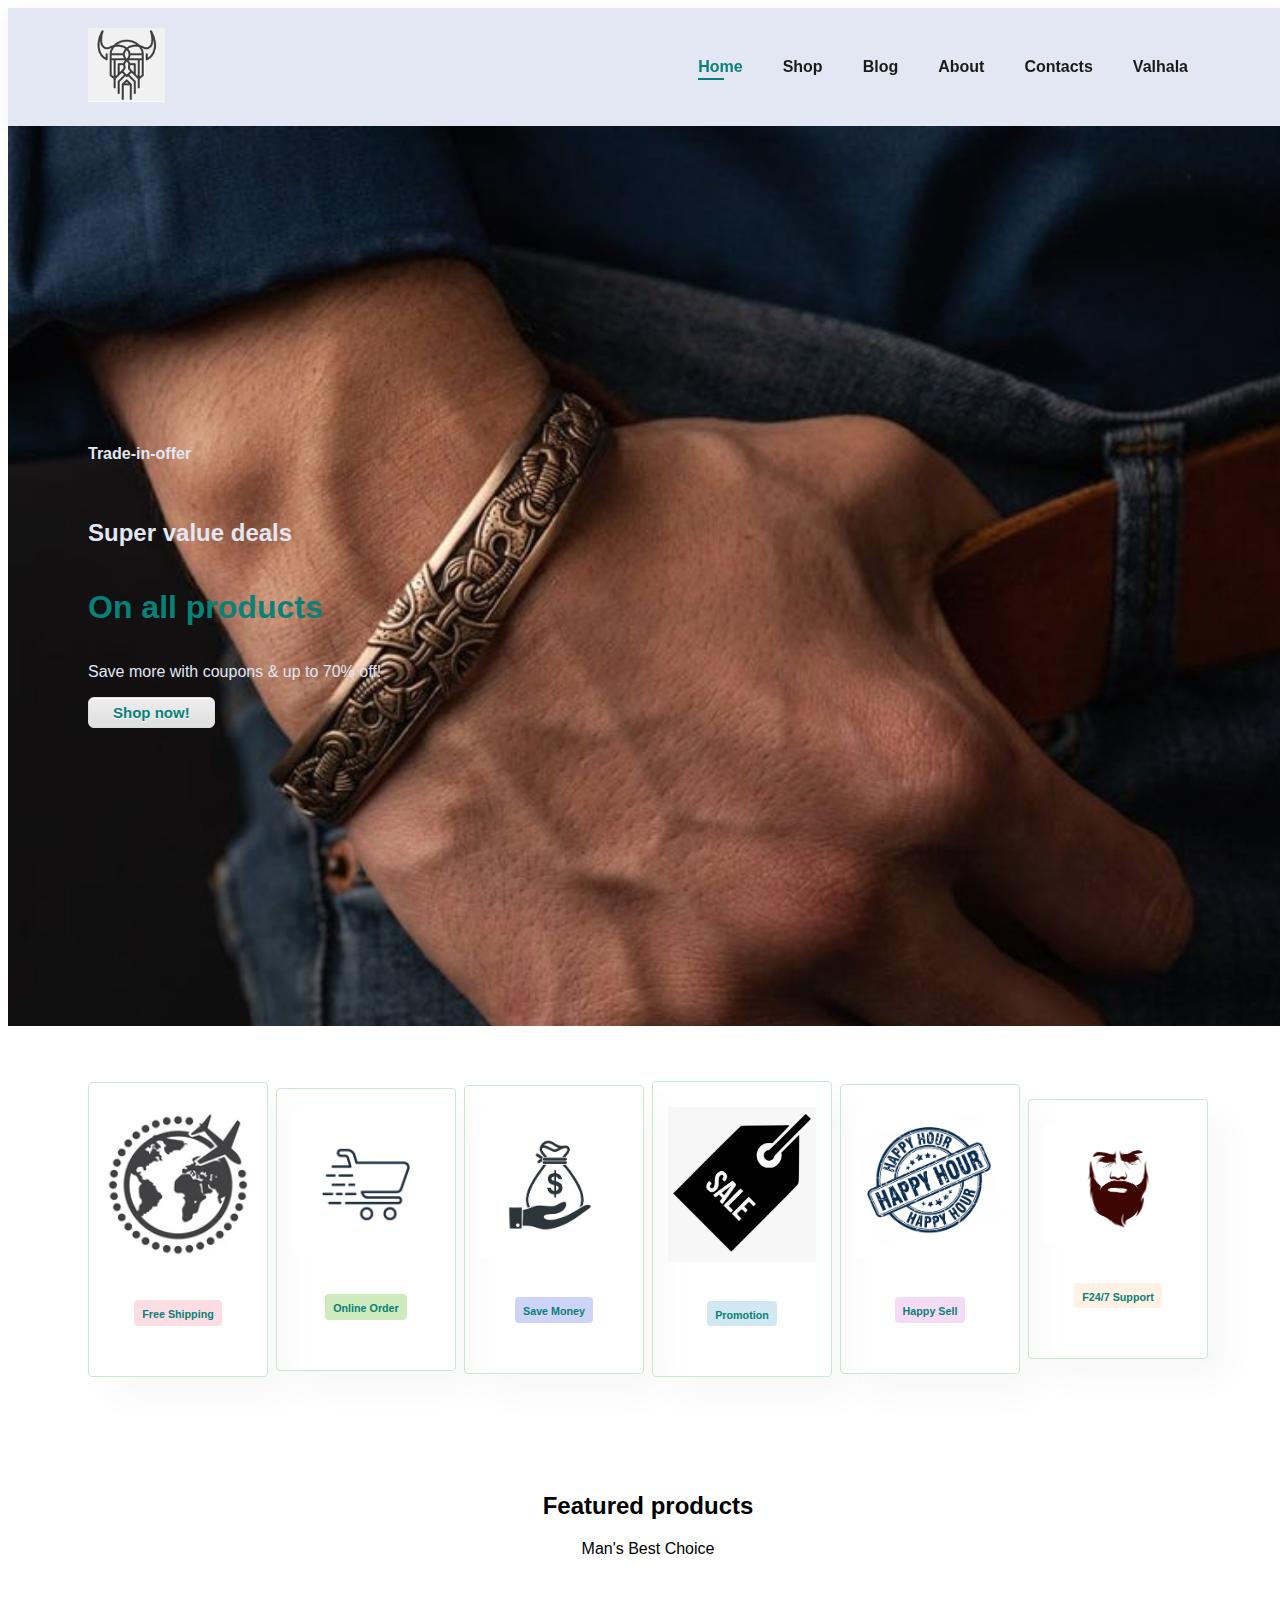
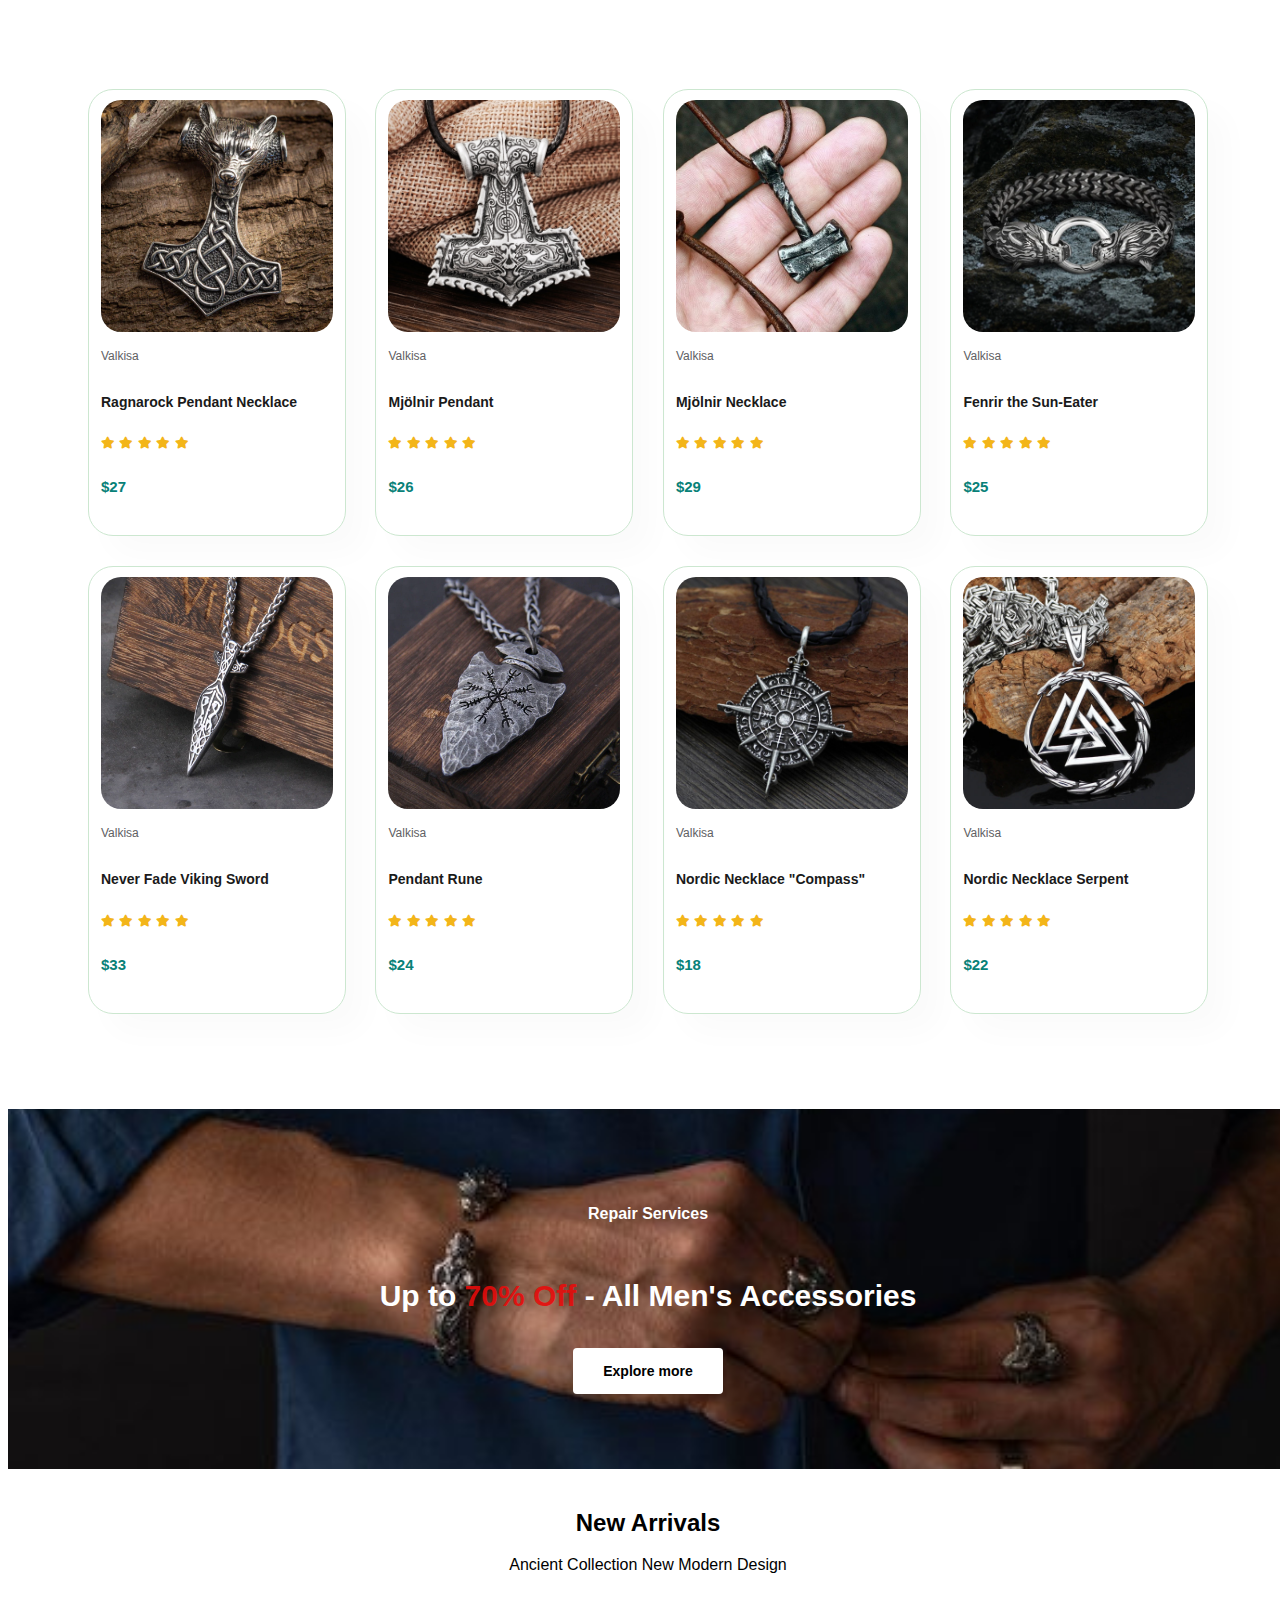
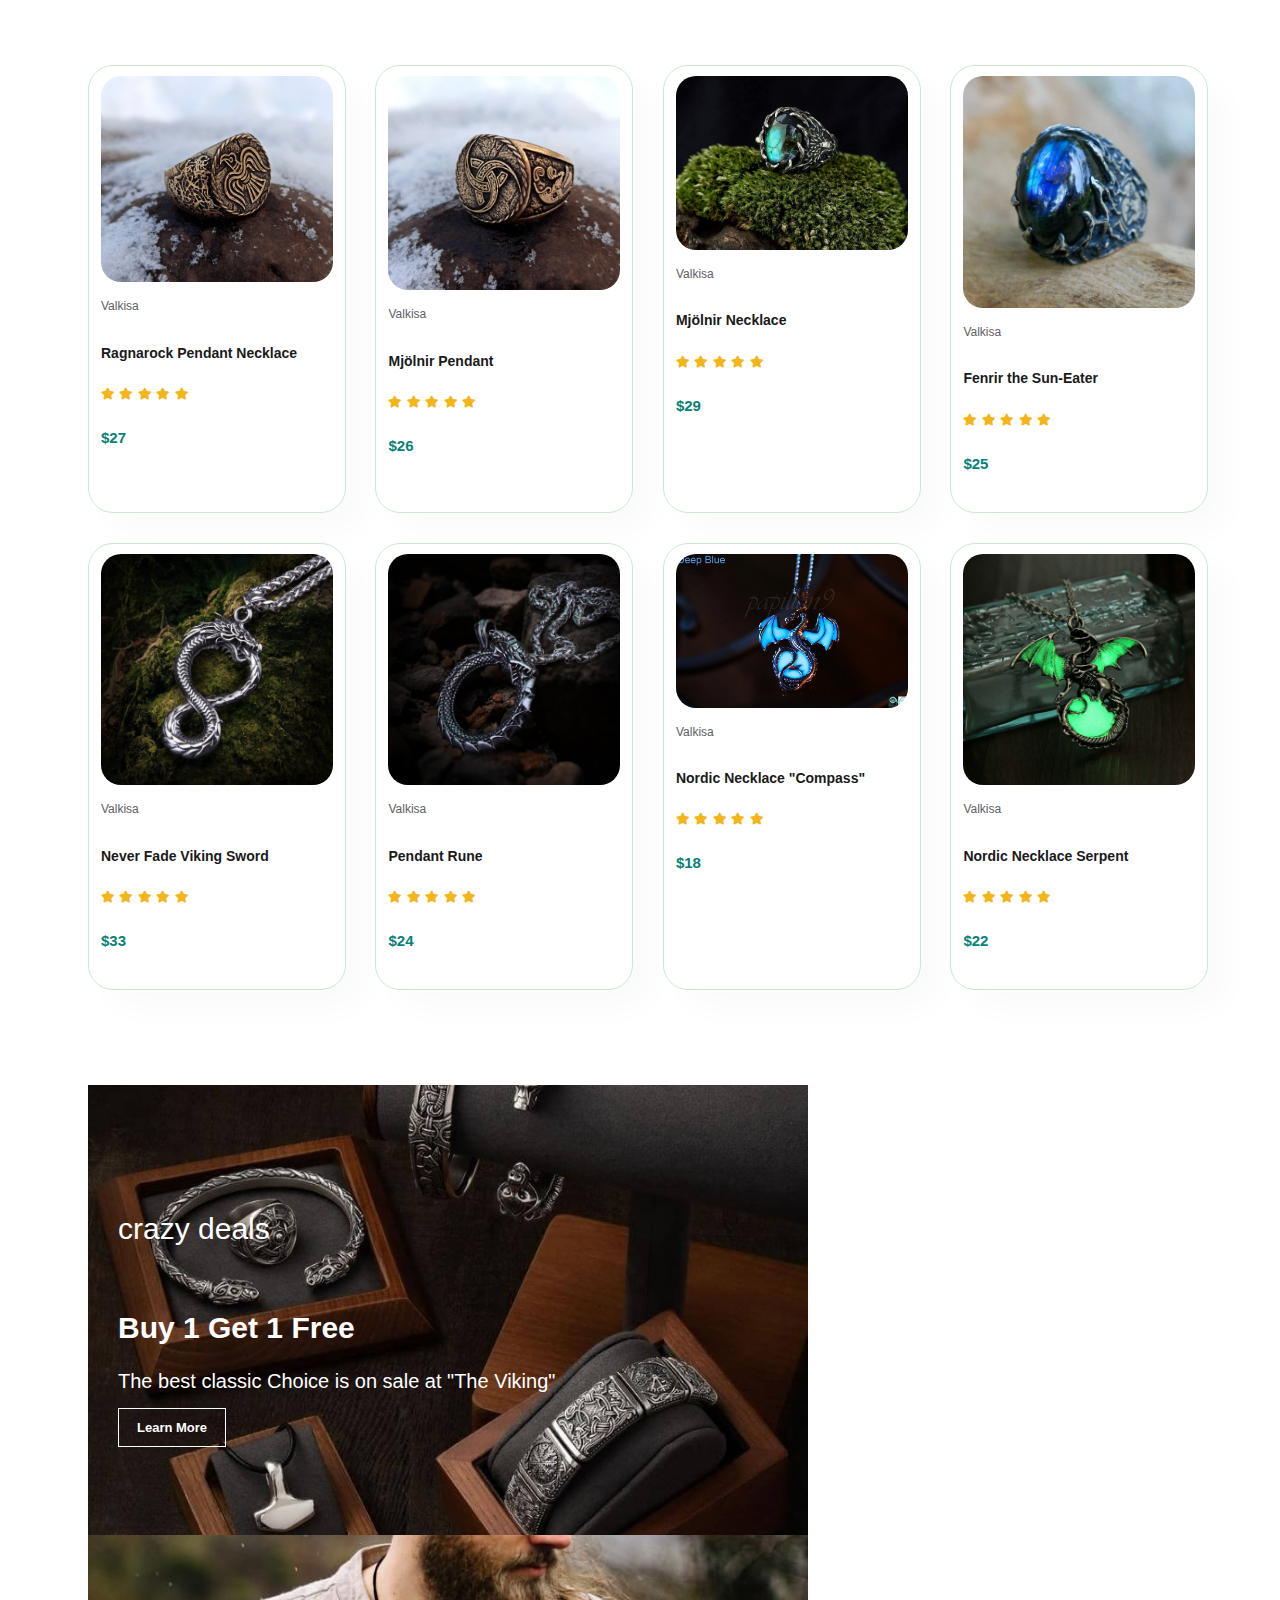
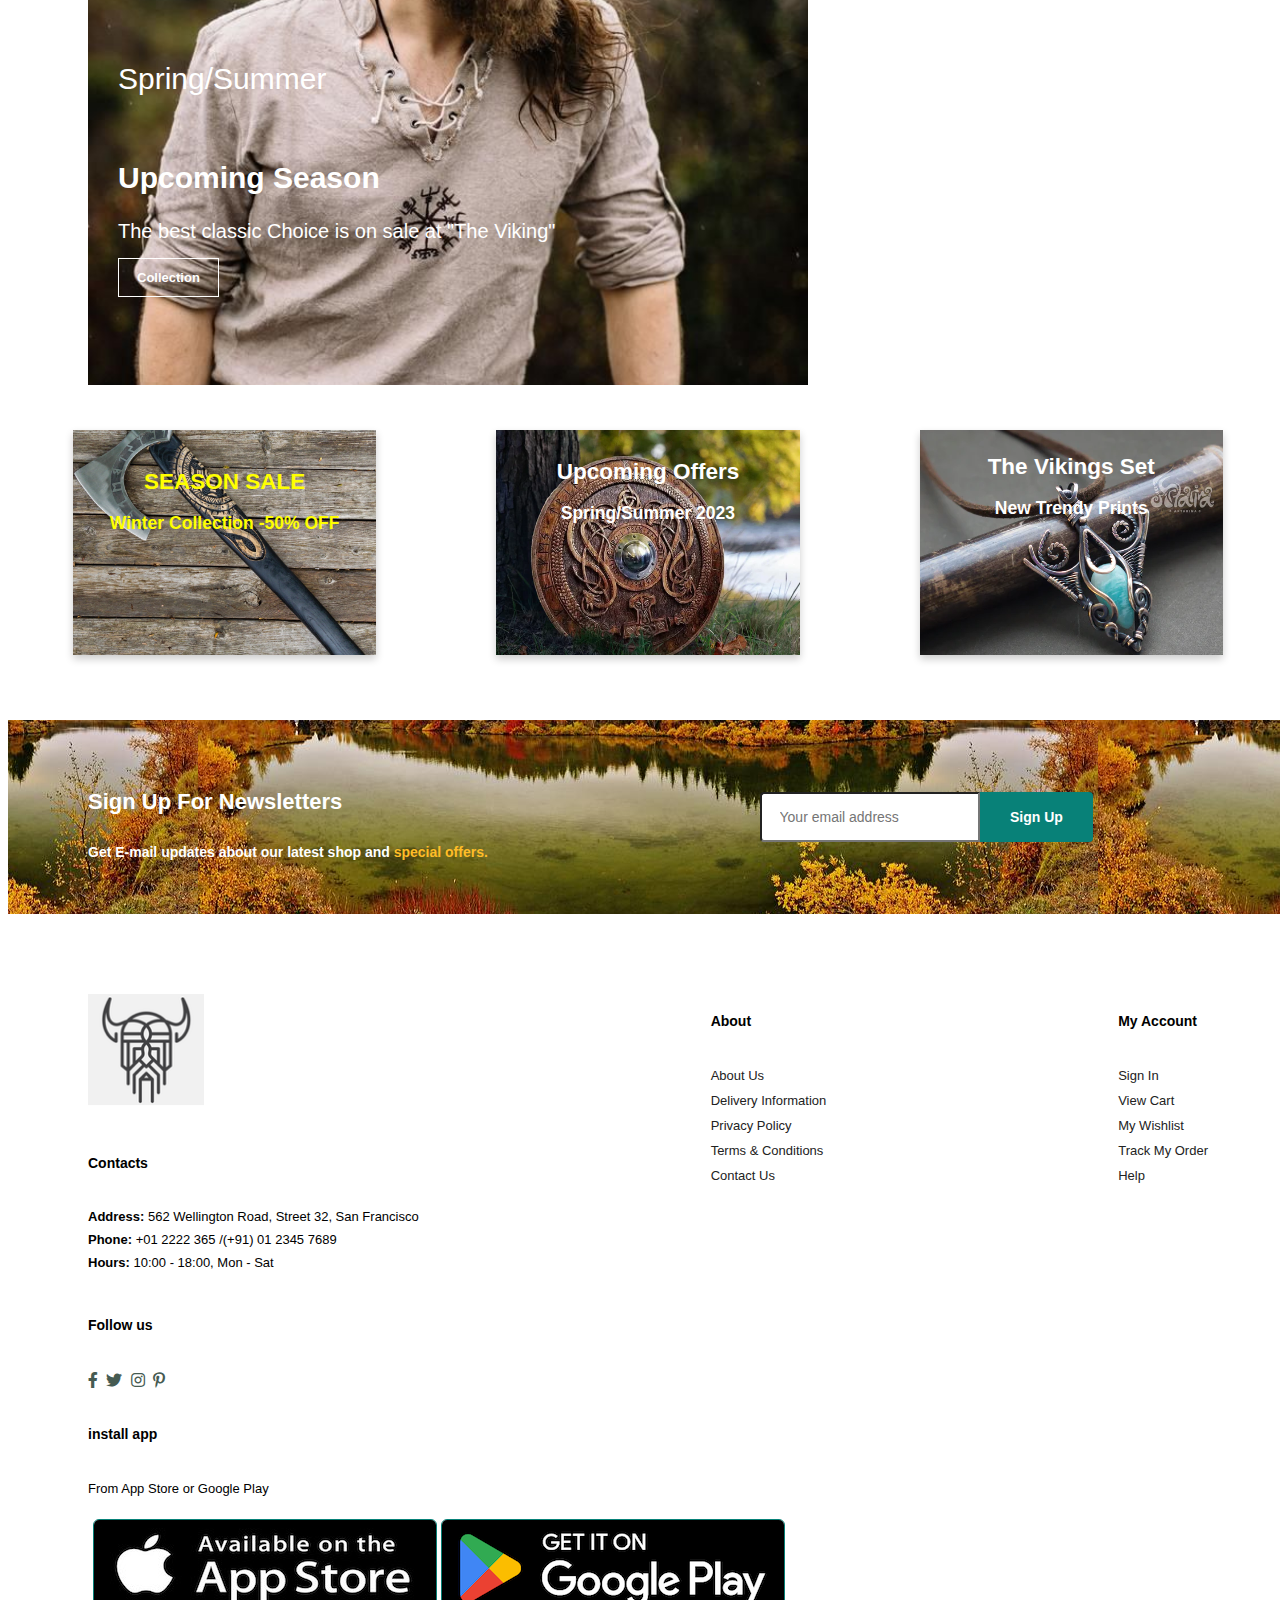
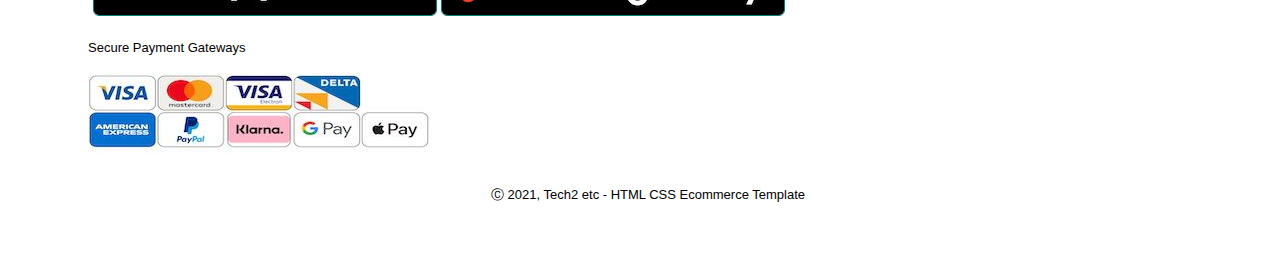
<file: index.html>
<!DOCTYPE html>
<html lang="en">

<head>
    <meta charset="UTF-8">
    <meta http-equiv="X-UA-Compatible" content="IE=edge">
    <meta name="viewport" content="width=device-width, initial-scale=1.0">
    <title>@The Viking@</title>
    <link href='https://unpkg.com/boxicons@2.1.4/css/boxicons.min.css' rel='stylesheet'>
    <link rel="stylesheet" href="https://cdnjs.cloudflare.com/ajax/libs/font-awesome/5.15.3/css/all.min.css">
    <link rel="stylesheet" href="style.css">

</head>

<body>
    <section id="header">
        <a href="#"><img src="img/logo.png" class="logo" alt=""></a>
        <div>
            <u1 id="navbar">
                <li><a class="active" href="index.html">Home</a></li>
                <li><a href="shop.html">Shop</a></li>
                <li><a href="blog.html">Blog</a></li>
                <li><a href="about.html">About</a></li>
                <li><a href="contact.html">Contacts</a></li>
                <li><a href="cart.html">Valhala</a></li>

            </u1>
        </div>
        <!-- toggle menu button -->
        <div id="mobile">
            <a href="#"><i class='bx bx-shopping-bag bag'></i></a>
            
            <span class="menubtn" onclick="openNav()">&#9776;</span>
        </div>
        <!--responsive side navbar-->
        <div class="sideNav" id="sideNav">
            <a href="#" class="closeButon" onclick="closeNav()">&#10006;</a>
            <a href="shop.html">Shop</a>
            <a href="blog.html">Blog</a>
            <a href="about.html">About</a>
            <a href="contact.html">Contacts</a>
            <a href="Valhala">Valhala</a>
            <!-- <li class="id-bag"><a href="#"><i class='bx bx-shopping-bag bag'></i></a></li> -->
        </div>
        <script src="script.js"></script>

    </section>
    <section id="hero">
        <h4>Trade-in-offer</h4>
        <h2>Super value deals</h2>
        <h1>On all products</h1>
        <p>Save more with coupons & up to 70% off!</p>
        <button>Shop now!</button>
    </section>
    <section id="feature" class="section-p1">
        <div class="fe-box">
            <img src="img/shipping_copy.png" alt="">
            <h6>Free Shipping</h6>
        </div>
        <div class="fe-box">
            <img src="img/cart.png" alt="">
            <h6>Online Order</h6>
        </div>
        <div class="fe-box">
            <img src="img/save_money.png" alt="">
            <h6>Save Money</h6>
        </div>
        <div class="fe-box">
            <img src="img/sale.png" alt="">
            <h6>Promotion</h6>
        </div>
        <div class="fe-box">
            <img src="img/happy_hour.png" alt="">
            <h6>Happy Sell</h6>
        </div>
        <div class="fe-box">
            <img src="img/support.png" alt="">
            <h6>F24/7 Support</h6>
        </div>
    </section>
    <section id="productHeader" class="section-p1">
        <h2>Featured products</h2>
        <p>Man's Best Choice</p>
    </section>
    <section id="product1" class="section-p1">
        <div class="pro-container">
            <div class="pro">
                <img src="img/Products/1.png" alt="">
                <div class="des">
                    <span>Valkisa</span>
                    <h5>Ragnarock Pendant Necklace</h5>
                    <div class="star">
                        <i class="fas fa-star"></i>
                        <i class="fas fa-star"></i>
                        <i class="fas fa-star"></i>
                        <i class="fas fa-star"></i>
                        <i class="fas fa-star"></i>
                    </div>
                    <h4>$27</h4>
                </div>
                <a href="#"><i class='bx bx-shopping-bag bag'></i></a>
            </div>
            <div class="pro">
                <img src="img/Products/2.png" alt="">
                <div class="des">
                    <span>Valkisa</span>
                    <h5>Mjölnir Pendant</h5>
                    <div class="star">
                        <i class="fas fa-star"></i>
                        <i class="fas fa-star"></i>
                        <i class="fas fa-star"></i>
                        <i class="fas fa-star"></i>
                        <i class="fas fa-star"></i>
                    </div>
                    <h4>$26</h4>
                </div>
                <a href="#"><i class='bx bx-shopping-bag bag'></i></a>
            </div>
            <div class="pro">
                <img src="img/Products/3.png" alt="">
                <div class="des">
                    <span>Valkisa</span>
                    <h5>Mjölnir Necklace</h5>
                    <div class="star">
                        <i class="fas fa-star"></i>
                        <i class="fas fa-star"></i>
                        <i class="fas fa-star"></i>
                        <i class="fas fa-star"></i>
                        <i class="fas fa-star"></i>
                    </div>
                    <h4>$29</h4>
                </div>
                <a href="#"><i class='bx bx-shopping-bag bag'></i></a>
            </div>
            <div class="pro">
                <img src="img/Products/4.1.png" alt="">
                <div class="des">
                    <span>Valkisa</span>
                    <h5>Fenrir the Sun-Eater </h5>
                    <div class="star">
                        <i class="fas fa-star"></i>
                        <i class="fas fa-star"></i>
                        <i class="fas fa-star"></i>
                        <i class="fas fa-star"></i>
                        <i class="fas fa-star"></i>
                    </div>
                    <h4>$25</h4>
                </div>
                <a href="#"><i class='bx bx-shopping-bag bag'></i></a>
            </div>
            <div class="pro">
                <img src="img/Products/5.png" alt="">
                <div class="des">
                    <span>Valkisa</span>
                    <h5>Never Fade Viking Sword</h5>
                    <div class="star">
                        <i class="fas fa-star"></i>
                        <i class="fas fa-star"></i>
                        <i class="fas fa-star"></i>
                        <i class="fas fa-star"></i>
                        <i class="fas fa-star"></i>
                    </div>
                    <h4>$33</h4>
                </div>
                <a href="#"><i class='bx bx-shopping-bag bag'></i></a>
            </div>
            <div class="pro">
                <img src="img/Products/6.png" alt="">
                <div class="des">
                    <span>Valkisa</span>
                    <h5>Pendant Rune</h5>
                    <div class="star">
                        <i class="fas fa-star"></i>
                        <i class="fas fa-star"></i>
                        <i class="fas fa-star"></i>
                        <i class="fas fa-star"></i>
                        <i class="fas fa-star"></i>
                    </div>
                    <h4>$24</h4>
                </div>
                <a href="#"><i class='bx bx-shopping-bag bag'></i></a>
            </div>
            <div class="pro">
                <img src="img/Products/7.png" alt="">
                <div class="des">
                    <span>Valkisa</span>
                    <h5>Nordic Necklace "Compass"</h5>
                    <div class="star">
                        <i class="fas fa-star"></i>
                        <i class="fas fa-star"></i>
                        <i class="fas fa-star"></i>
                        <i class="fas fa-star"></i>
                        <i class="fas fa-star"></i>
                    </div>
                    <h4>$18</h4>
                </div>
                <a href="#"><i class='bx bx-shopping-bag bag'></i></a>
            </div>
            <div class="pro">
                <img src="img/Products/8.png" alt="">
                <div class="des">
                    <span>Valkisa</span>
                    <h5>Nordic Necklace Serpent</h5>
                    <div class="star">
                        <i class="fas fa-star"></i>
                        <i class="fas fa-star"></i>
                        <i class="fas fa-star"></i>
                        <i class="fas fa-star"></i>
                        <i class="fas fa-star"></i>
                    </div>
                    <h4>$22</h4>
                </div>
                <a href="#"><i class='bx bx-shopping-bag bag'></i></a>
            </div>
        </div>

    </section>

    <section id="banner" class="section-m1">
        <h4>Repair Services</h4>
        <h2>Up to <span>70% Off</span> - All Men's Accessories</h2>
        <button class="normal">Explore more</button>
    </section>
    <section id="productHeader2" class="section-p2">
        <h2>New Arrivals</h2>
        <p>Ancient Collection New Modern Design</p>
    </section>

    <section id="product1" class="section-p1">
        <div class="pro-container">
            <div class="pro">
                <img src="img/New_Arrivals/n1.png" alt="">
                <div class="des">
                    <span>Valkisa</span>
                    <h5>Ragnarock Pendant Necklace</h5>
                    <div class="star">
                        <i class="fas fa-star"></i>
                        <i class="fas fa-star"></i>
                        <i class="fas fa-star"></i>
                        <i class="fas fa-star"></i>
                        <i class="fas fa-star"></i>
                    </div>
                    <h4>$27</h4>
                </div>
                <a href="#"><i class='bx bx-shopping-bag bag'></i></a>
            </div>
            <div class="pro">
                <img src="img/New_Arrivals/n2.png" alt="">
                <div class="des">
                    <span>Valkisa</span>
                    <h5>Mjölnir Pendant</h5>
                    <div class="star">
                        <i class="fas fa-star"></i>
                        <i class="fas fa-star"></i>
                        <i class="fas fa-star"></i>
                        <i class="fas fa-star"></i>
                        <i class="fas fa-star"></i>
                    </div>
                    <h4>$26</h4>
                </div>
                <a href="#"><i class='bx bx-shopping-bag bag'></i></a>
            </div>
            <div class="pro">
                <img src="img/New_Arrivals/n3.png" alt="">
                <div class="des">
                    <span>Valkisa</span>
                    <h5>Mjölnir Necklace</h5>
                    <div class="star">
                        <i class="fas fa-star"></i>
                        <i class="fas fa-star"></i>
                        <i class="fas fa-star"></i>
                        <i class="fas fa-star"></i>
                        <i class="fas fa-star"></i>
                    </div>
                    <h4>$29</h4>
                </div>
                <a href="#"><i class='bx bx-shopping-bag bag'></i></a>
            </div>
            <div class="pro">
                <img src="img/New_Arrivals/n4.png" alt="">
                <div class="des">
                    <span>Valkisa</span>
                    <h5>Fenrir the Sun-Eater </h5>
                    <div class="star">
                        <i class="fas fa-star"></i>
                        <i class="fas fa-star"></i>
                        <i class="fas fa-star"></i>
                        <i class="fas fa-star"></i>
                        <i class="fas fa-star"></i>
                    </div>
                    <h4>$25</h4>
                </div>
                <a href="#"><i class='bx bx-shopping-bag bag'></i></a>
            </div>
            <div class="pro">
                <img src="img/New_Arrivals/n5.png" alt="">
                <div class="des">
                    <span>Valkisa</span>
                    <h5>Never Fade Viking Sword</h5>
                    <div class="star">
                        <i class="fas fa-star"></i>
                        <i class="fas fa-star"></i>
                        <i class="fas fa-star"></i>
                        <i class="fas fa-star"></i>
                        <i class="fas fa-star"></i>
                    </div>
                    <h4>$33</h4>
                </div>
                <a href="#"><i class='bx bx-shopping-bag bag'></i></a>
            </div>
            <div class="pro">
                <img src="img/New_Arrivals/n6.png" alt="">
                <div class="des">
                    <span>Valkisa</span>
                    <h5>Pendant Rune</h5>
                    <div class="star">
                        <i class="fas fa-star"></i>
                        <i class="fas fa-star"></i>
                        <i class="fas fa-star"></i>
                        <i class="fas fa-star"></i>
                        <i class="fas fa-star"></i>
                    </div>
                    <h4>$24</h4>
                </div>
                <a href="#"><i class='bx bx-shopping-bag bag'></i></a>
            </div>
            <div class="pro">
                <img src="img/New_Arrivals/n7.png" alt="">
                <div class="des">
                    <span>Valkisa</span>
                    <h5>Nordic Necklace "Compass"</h5>
                    <div class="star">
                        <i class="fas fa-star"></i>
                        <i class="fas fa-star"></i>
                        <i class="fas fa-star"></i>
                        <i class="fas fa-star"></i>
                        <i class="fas fa-star"></i>
                    </div>
                    <h4>$18</h4>
                </div>
                <a href="#"><i class='bx bx-shopping-bag bag'></i></a>
            </div>
            <div class="pro">
                <img src="img/New_Arrivals/n8.png" alt="">
                <div class="des">
                    <span>Valkisa</span>
                    <h5>Nordic Necklace Serpent</h5>
                    <div class="star">
                        <i class="fas fa-star"></i>
                        <i class="fas fa-star"></i>
                        <i class="fas fa-star"></i>
                        <i class="fas fa-star"></i>
                        <i class="fas fa-star"></i>
                    </div>
                    <h4>$22</h4>
                </div>
                <a href="#"><i class='bx bx-shopping-bag bag'></i></a>
            </div>
        </div>

    </section>

    <section id="sm-banner" class="section-p1">
        <div class="banner-box">
            <h4>crazy deals</h4>
            <h2>Buy 1 Get 1 Free</h2>
            <span> The best classic Choice is on sale at "The Viking"</span>
            <button class="white">Learn More</button>
        </div>
        <div class="banner-box banner-box2">
            <h4>Spring/Summer</h4>
            <h2>Upcoming Season</h2>
            <span> The best classic Choice is on sale at "The Viking"</span>
            <button class="white">Collection</button>
        </div>
    </section>
    <!-- <section id="banner3">
        <div class="banner-box">
            <h2>SEASON SALE</h2>
            <h3>Winter Collection -50% OFF</h3>
        </div>
    </section>
    <section id="banner3">
        <div class="banner-box banner-box2">
            <h2>Upcoming Offers</h2>
            <h3>Spring/Summer 2023</h3>
        </div>
    </section>
    <section id="banner3"> -->
    <!-- <div class="banner-box banner-box3">
            <h2>The Vikings Set</h2>
            <h3>New Trendy Prints</h3>
        </div>
    </section> -->

    <!-- .........https://www.w3schools.com/howto/howto_css_column_cards.asp.............. -->
        <div class="row">
            <div class="column">
                <div class="column1">
                <div class="card.1">
                    <h2>SEASON SALE</h2>
                    <h3>Winter Collection -50% OFF</h3>
                </div>
                </div>
            </div>

            <div class="column">
                <div class="column2">
                <div class="card.2">
                    <h2>Upcoming Offers</h2>
                    <h3>Spring/Summer 2023</h3>
                </div>
                </div>
            </div>

            <div class="column">
                <div class="column3">
                <div class="card.3">
                    <h2>The Vikings Set</h2>
                    <h3>New Trendy Prints</h3>
                </div>
                </div>
            </div>
        </div>

        <section id="newsletter" class="section-p1 section-m1">
            <div class="newstext">
                <h4> Sign Up For Newsletters</h4>
                <p>Get E-mail updates about our latest shop and <span> special offers.</span>
                </p>
            </div>
            <div class="form">
                <input type="text" placeholder="Your email address">
                <button class="normal">Sign Up</button>
            </div>
        </section>
        <footer class="section-p1">
            <div class="col">
                <img class="logo" src="img/logo.png" alt="">
                <h4>Contacts</h4>
                <p><strong> Address: </strong> 562 Wellington Road, Street 32, San Francisco</p>
                <p><strong>Phone: </strong> +01 2222 365 /(+91) 01 2345 7689 </p>
                <p><strong>Hours: </strong> 10:00 - 18:00, Mon - Sat </p>
                <div class="follow">
                    <h4>Follow us</h4>
                    <div class="icon">
                        <i class="fab fa-facebook-f"></i>
                        <i class="fab fa-twitter"></i>
                        <i class="fab fa-instagram"></i>
                        <i class="fab fa-pinterest-p"></i>
                    </div>
                </div>
            </div>
            <div class="col">
                <h4>About</h4>
                <a href="#">About Us</a>
                <a href="#">Delivery Information</a>
                <a href="#">Privacy Policy</a>
                <a href="#">Terms & Conditions</a>
                <a href="#">Contact Us</a>
            </div>
            <div class="col">
                <h4>My Account</h4>
                <a href="#">Sign In</a>
                <a href="#"> View Cart</a>
                <a href="#">My Wishlist</a>
                <a href="#">Track My Order</a>
                <a href="#">Help</a>
            </div>
            <div class="col install">
                <h4>install app</h4>
                <p>From App Store or Google Play</p>
                <div class="row">
                    <img src="img/app_store.png" alt="">
                    <img src="img/google_play.png" alt="">
                </div>
                <p>Secure Payment Gateways</p>
                <img src="img/pay2.jpeg" alt="">
            </div>
            <div class="copyright">
                <p>Ⓒ 2021, Tech2 etc - HTML CSS Ecommerce Template</p>
            </div>
        </footer>
        <script scr="script.js"></script>
    </body>

</html>
</file>
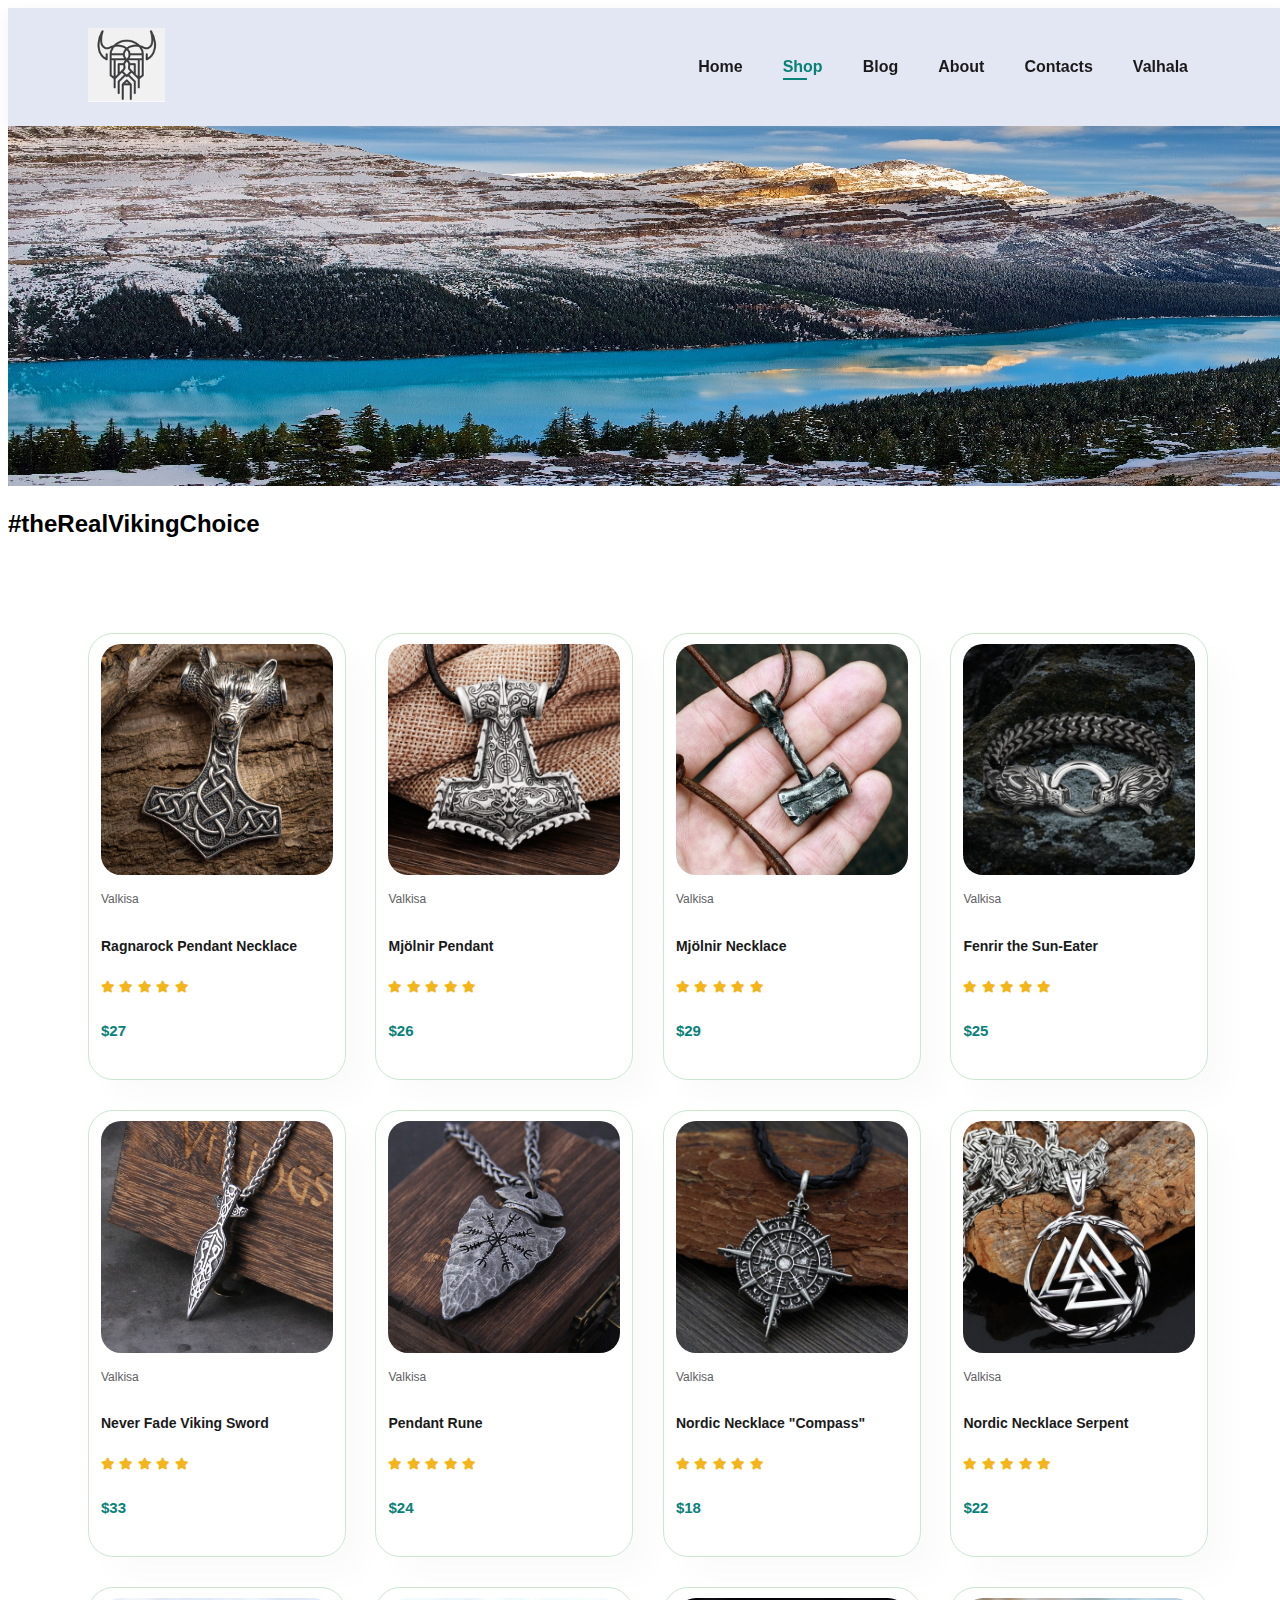
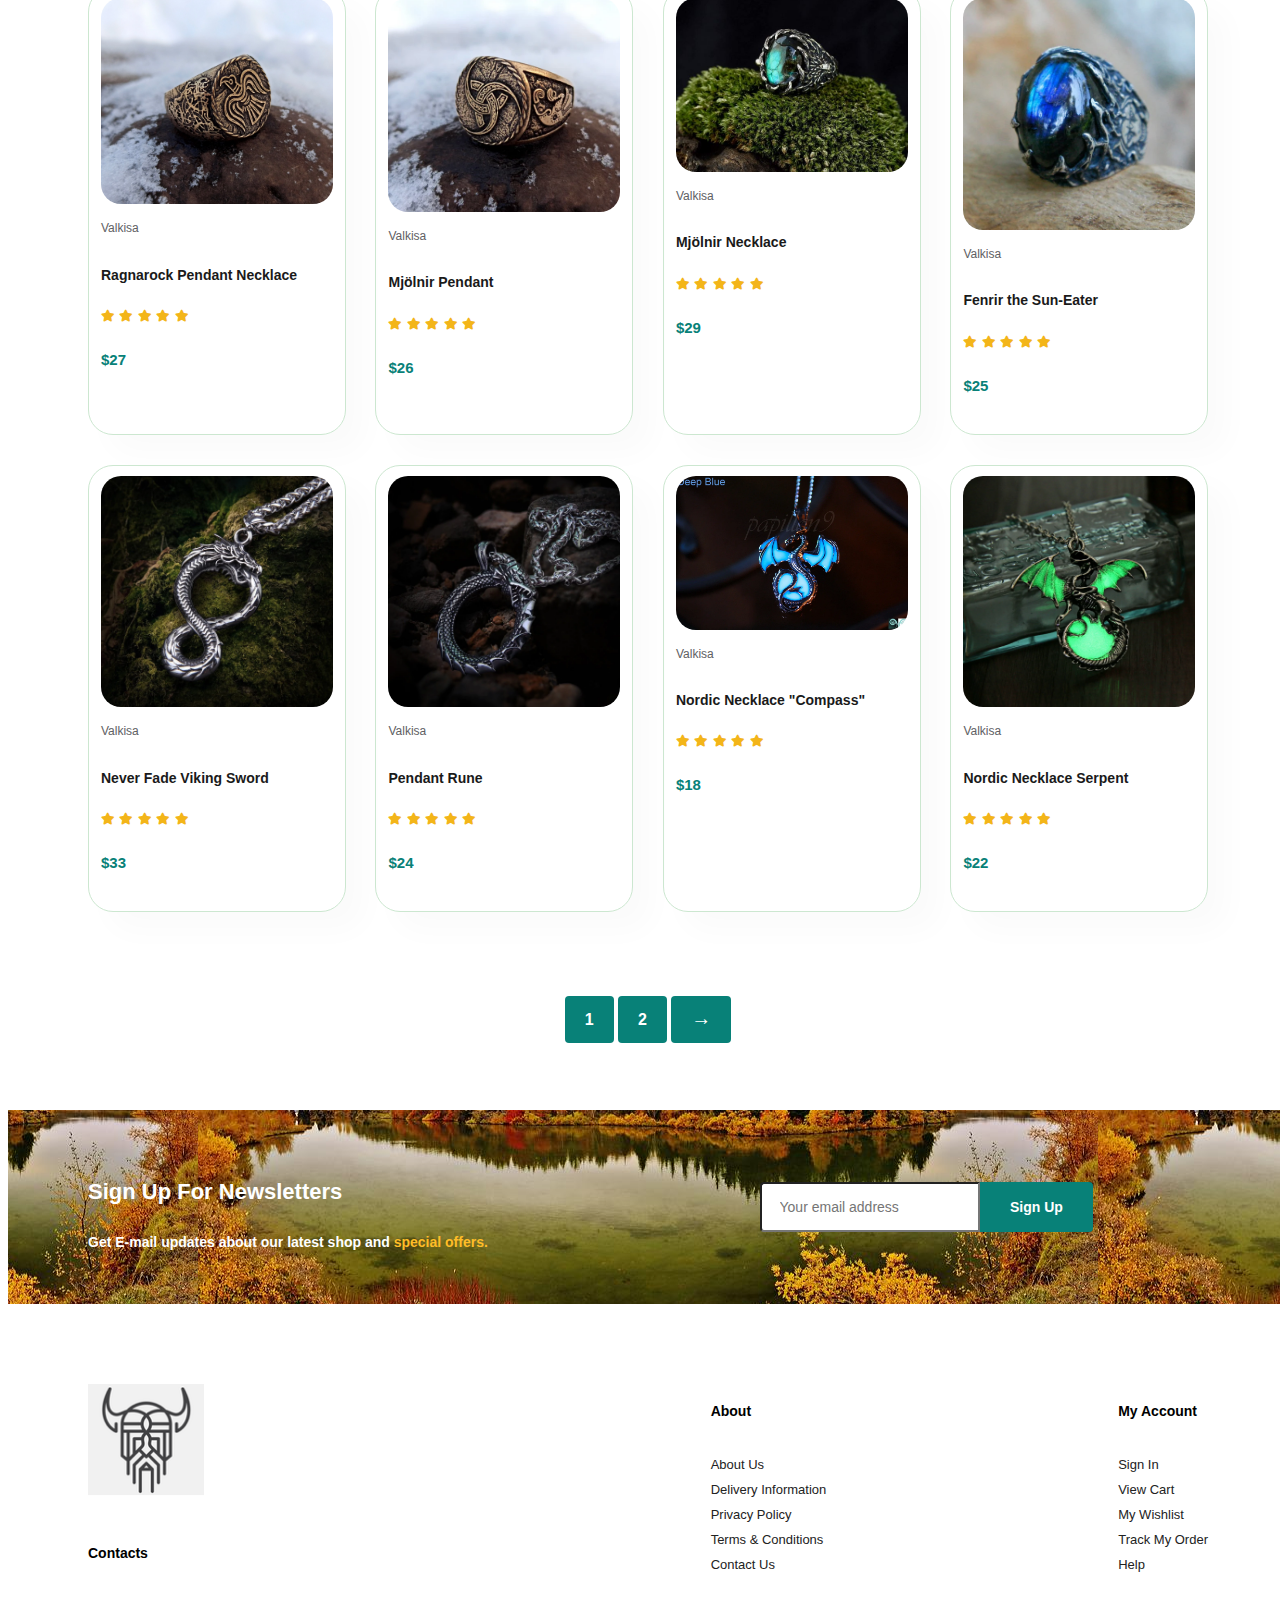
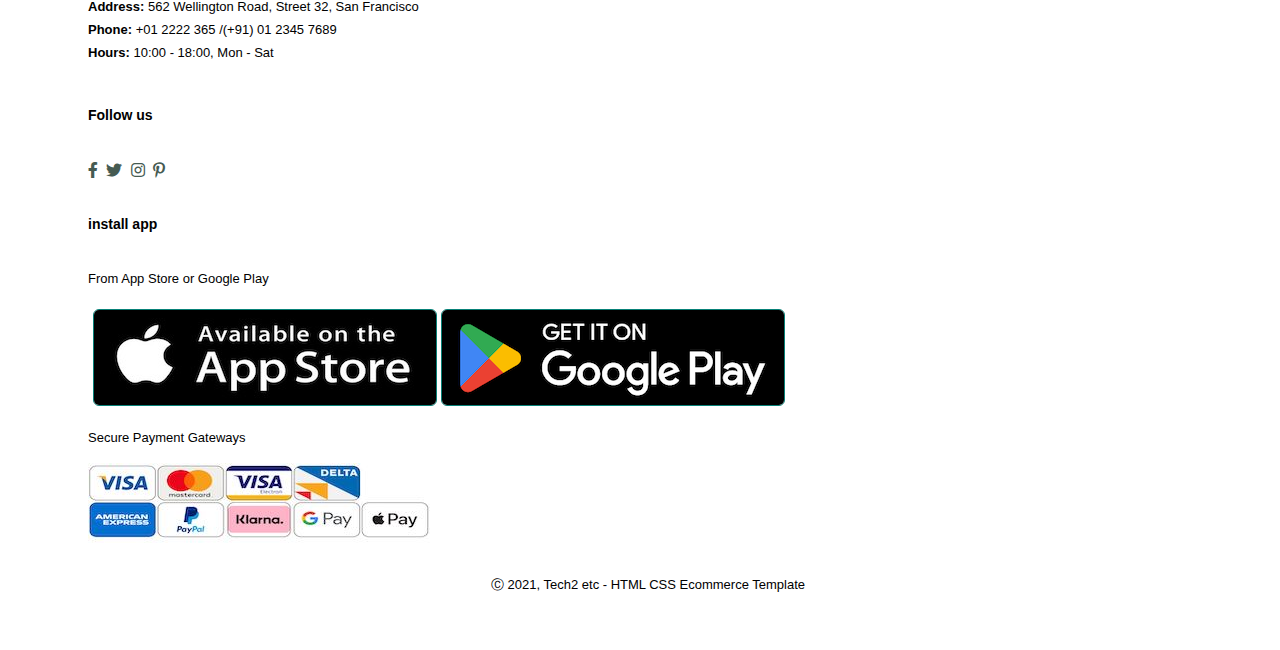
<file: shop.html>
<!DOCTYPE html>
<html lang="en">

<head>
    <meta charset="UTF-8">
    <meta http-equiv="X-UA-Compatible" content="IE=edge">
    <meta name="viewport" content="width=device-width, initial-scale=1.0">
    <title>@The Viking@</title>
    <link href='https://unpkg.com/boxicons@2.1.4/css/boxicons.min.css' rel='stylesheet'>
    <link rel="stylesheet" href="https://cdnjs.cloudflare.com/ajax/libs/font-awesome/5.15.3/css/all.min.css">
    <link rel="stylesheet" href="style.css">

</head>

<body>
    <section id="header">
        <a href="#"><img src="img/logo.png" class="logo" alt=""></a>
        <div>
            <u1 id="navbar">
                <li><a href="index.html">Home</a></li>
                <li><a class="active" href="shop.html">Shop</a></li>
                <li><a href="blog.html">Blog</a></li>
                <li><a href="about.html">About</a></li>
                <li><a href="contact.html">Contacts</a></li>
                <li><a href="cart.html">Valhala</a></li>

            </u1>
        </div>
        <!-- toggle menu button -->
        <div id="mobile">
            <a href="#"><i class='bx bx-shopping-bag bag'></i></a>
            
            <span class="menubtn" onclick="openNav()">&#9776;</span>
        </div>
        <!--responsive side navbar-->
        <div class="sideNav" id="sideNav">
            <a href="#" class="closeButon" onclick="closeNav()">&#10006;</a>
            <a href="shop.html">Shop</a>
            <a href="blog.html">Blog</a>
            <a href="about.html">About</a>
            <a href="contact.html">Contacts</a>
            <a href="Valhala">Valhala</a>
            <!-- <li class="id-bag"><a href="#"><i class='bx bx-shopping-bag bag'></i></a></li> -->
        </div>
        <script src="script.js"></script>

    </section>
    <section id="page-header">
        <img class="logo" src="img/banner/shop/b6.png">
        <div class="text">
          <h2>#theRealVikingChoice</h2>
        </div>
    </section>
    </section>
    <section id="product1" class="section-p1">
        <div class="pro-container">
            <div class="pro" onclick="window.location.href='sproduct.html';">
                <img src="img/Products/1.png" alt="">
                <div class="des">
                    <span>Valkisa</span>
                    <h5>Ragnarock Pendant Necklace</h5>
                    <div class="star">
                        <i class="fas fa-star"></i>
                        <i class="fas fa-star"></i>
                        <i class="fas fa-star"></i>
                        <i class="fas fa-star"></i>
                        <i class="fas fa-star"></i>
                    </div>
                    <h4>$27</h4>
                </div>
                <a href="#"><i class='bx bx-shopping-bag bag'></i></a>
            </div>
            <div class="pro">
                <img src="img/Products/2.png" alt="">
                <div class="des">
                    <span>Valkisa</span>
                    <h5>Mjölnir Pendant</h5>
                    <div class="star">
                        <i class="fas fa-star"></i>
                        <i class="fas fa-star"></i>
                        <i class="fas fa-star"></i>
                        <i class="fas fa-star"></i>
                        <i class="fas fa-star"></i>
                    </div>
                    <h4>$26</h4>
                </div>
                <a href="#"><i class='bx bx-shopping-bag bag'></i></a>
            </div>
            <div class="pro">
                <img src="img/Products/3.png" alt="">
                <div class="des">
                    <span>Valkisa</span>
                    <h5>Mjölnir Necklace</h5>
                    <div class="star">
                        <i class="fas fa-star"></i>
                        <i class="fas fa-star"></i>
                        <i class="fas fa-star"></i>
                        <i class="fas fa-star"></i>
                        <i class="fas fa-star"></i>
                    </div>
                    <h4>$29</h4>
                </div>
                <a href="#"><i class='bx bx-shopping-bag bag'></i></a>
            </div>
            <div class="pro">
                <img src="img/Products/4.1.png" alt="">
                <div class="des">
                    <span>Valkisa</span>
                    <h5>Fenrir the Sun-Eater </h5>
                    <div class="star">
                        <i class="fas fa-star"></i>
                        <i class="fas fa-star"></i>
                        <i class="fas fa-star"></i>
                        <i class="fas fa-star"></i>
                        <i class="fas fa-star"></i>
                    </div>
                    <h4>$25</h4>
                </div>
                <a href="#"><i class='bx bx-shopping-bag bag'></i></a>
            </div>
            <div class="pro">
                <img src="img/Products/5.png" alt="">
                <div class="des">
                    <span>Valkisa</span>
                    <h5>Never Fade Viking Sword</h5>
                    <div class="star">
                        <i class="fas fa-star"></i>
                        <i class="fas fa-star"></i>
                        <i class="fas fa-star"></i>
                        <i class="fas fa-star"></i>
                        <i class="fas fa-star"></i>
                    </div>
                    <h4>$33</h4>
                </div>
                <a href="#"><i class='bx bx-shopping-bag bag'></i></a>
            </div>
            <div class="pro">
                <img src="img/Products/6.png" alt="">
                <div class="des">
                    <span>Valkisa</span>
                    <h5>Pendant Rune</h5>
                    <div class="star">
                        <i class="fas fa-star"></i>
                        <i class="fas fa-star"></i>
                        <i class="fas fa-star"></i>
                        <i class="fas fa-star"></i>
                        <i class="fas fa-star"></i>
                    </div>
                    <h4>$24</h4>
                </div>
                <a href="#"><i class='bx bx-shopping-bag bag'></i></a>
            </div>
            <div class="pro">
                <img src="img/Products/7.png" alt="">
                <div class="des">
                    <span>Valkisa</span>
                    <h5>Nordic Necklace "Compass"</h5>
                    <div class="star">
                        <i class="fas fa-star"></i>
                        <i class="fas fa-star"></i>
                        <i class="fas fa-star"></i>
                        <i class="fas fa-star"></i>
                        <i class="fas fa-star"></i>
                    </div>
                    <h4>$18</h4>
                </div>
                <a href="#"><i class='bx bx-shopping-bag bag'></i></a>
            </div>
            <div class="pro">
                <img src="img/Products/8.png" alt="">
                <div class="des">
                    <span>Valkisa</span>
                    <h5>Nordic Necklace Serpent</h5>
                    <div class="star">
                        <i class="fas fa-star"></i>
                        <i class="fas fa-star"></i>
                        <i class="fas fa-star"></i>
                        <i class="fas fa-star"></i>
                        <i class="fas fa-star"></i>
                    </div>
                    <h4>$22</h4>
                </div>
                <a href="#"><i class='bx bx-shopping-bag bag'></i></a>
            </div>

            <div class="pro">
                <img src="img/New_Arrivals/n1.png" alt="">
                <div class="des">
                    <span>Valkisa</span>
                    <h5>Ragnarock Pendant Necklace</h5>
                    <div class="star">
                        <i class="fas fa-star"></i>
                        <i class="fas fa-star"></i>
                        <i class="fas fa-star"></i>
                        <i class="fas fa-star"></i>
                        <i class="fas fa-star"></i>
                    </div>
                    <h4>$27</h4>
                </div>
                <a href="#"><i class='bx bx-shopping-bag bag'></i></a>
            </div>
            <div class="pro">
                <img src="img/New_Arrivals/n2.png" alt="">
                <div class="des">
                    <span>Valkisa</span>
                    <h5>Mjölnir Pendant</h5>
                    <div class="star">
                        <i class="fas fa-star"></i>
                        <i class="fas fa-star"></i>
                        <i class="fas fa-star"></i>
                        <i class="fas fa-star"></i>
                        <i class="fas fa-star"></i>
                    </div>
                    <h4>$26</h4>
                </div>
                <a href="#"><i class='bx bx-shopping-bag bag'></i></a>
            </div>
            <div class="pro">
                <img src="img/New_Arrivals/n3.png" alt="">
                <div class="des">
                    <span>Valkisa</span>
                    <h5>Mjölnir Necklace</h5>
                    <div class="star">
                        <i class="fas fa-star"></i>
                        <i class="fas fa-star"></i>
                        <i class="fas fa-star"></i>
                        <i class="fas fa-star"></i>
                        <i class="fas fa-star"></i>
                    </div>
                    <h4>$29</h4>
                </div>
                <a href="#"><i class='bx bx-shopping-bag bag'></i></a>
            </div>
            <div class="pro">
                <img src="img/New_Arrivals/n4.png" alt="">
                <div class="des">
                    <span>Valkisa</span>
                    <h5>Fenrir the Sun-Eater </h5>
                    <div class="star">
                        <i class="fas fa-star"></i>
                        <i class="fas fa-star"></i>
                        <i class="fas fa-star"></i>
                        <i class="fas fa-star"></i>
                        <i class="fas fa-star"></i>
                    </div>
                    <h4>$25</h4>
                </div>
                <a href="#"><i class='bx bx-shopping-bag bag'></i></a>
            </div>
            <div class="pro">
                <img src="img/New_Arrivals/n5.png" alt="">
                <div class="des">
                    <span>Valkisa</span>
                    <h5>Never Fade Viking Sword</h5>
                    <div class="star">
                        <i class="fas fa-star"></i>
                        <i class="fas fa-star"></i>
                        <i class="fas fa-star"></i>
                        <i class="fas fa-star"></i>
                        <i class="fas fa-star"></i>
                    </div>
                    <h4>$33</h4>
                </div>
                <a href="#"><i class='bx bx-shopping-bag bag'></i></a>
            </div>
            <div class="pro">
                <img src="img/New_Arrivals/n6.png" alt="">
                <div class="des">
                    <span>Valkisa</span>
                    <h5>Pendant Rune</h5>
                    <div class="star">
                        <i class="fas fa-star"></i>
                        <i class="fas fa-star"></i>
                        <i class="fas fa-star"></i>
                        <i class="fas fa-star"></i>
                        <i class="fas fa-star"></i>
                    </div>
                    <h4>$24</h4>
                </div>
                <a href="#"><i class='bx bx-shopping-bag bag'></i></a>
            </div>
            <div class="pro">
                <img src="img/New_Arrivals/n7.png" alt="">
                <div class="des">
                    <span>Valkisa</span>
                    <h5>Nordic Necklace "Compass"</h5>
                    <div class="star">
                        <i class="fas fa-star"></i>
                        <i class="fas fa-star"></i>
                        <i class="fas fa-star"></i>
                        <i class="fas fa-star"></i>
                        <i class="fas fa-star"></i>
                    </div>
                    <h4>$18</h4>
                </div>
                <a href="#"><i class='bx bx-shopping-bag bag'></i></a>
            </div>
            <div class="pro">
                <img src="img/New_Arrivals/n8.png" alt="">
                <div class="des">
                    <span>Valkisa</span>
                    <h5>Nordic Necklace Serpent</h5>
                    <div class="star">
                        <i class="fas fa-star"></i>
                        <i class="fas fa-star"></i>
                        <i class="fas fa-star"></i>
                        <i class="fas fa-star"></i>
                        <i class="fas fa-star"></i>
                    </div>
                    <h4>$22</h4>
                </div>
                <a href="#"><i class='bx bx-shopping-bag bag'></i></a>
            </div>
        </div>

    </section>
<!-- page buttons -->
    <section id="pagination" class="section-p1">
        <a href="#">1</a>
        <a href="#">2</a>
        <a href="#"><i>&#8594</i></a>

    </section>

    <section id="newsletter" class="section-p1 section-m1">
            <div class="newstext">
                <h4> Sign Up For Newsletters</h4>
                <p>Get E-mail updates about our latest shop and <span> special offers.</span>
                </p>
            </div>
            <div class="form">
                <input type="text" placeholder="Your email address">
                <button class="normal">Sign Up</button>
            </div>
    </section>
    <footer class="section-p1">
            <div class="col">
                <img class="logo" src="img/logo.png" alt="">
                <h4>Contacts</h4>
                <p><strong> Address: </strong> 562 Wellington Road, Street 32, San Francisco</p>
                <p><strong>Phone: </strong> +01 2222 365 /(+91) 01 2345 7689 </p>
                <p><strong>Hours: </strong> 10:00 - 18:00, Mon - Sat </p>
                <div class="follow">
                    <h4>Follow us</h4>
                    <div class="icon">
                        <i class="fab fa-facebook-f"></i>
                        <i class="fab fa-twitter"></i>
                        <i class="fab fa-instagram"></i>
                        <i class="fab fa-pinterest-p"></i>
                    </div>
                </div>
            </div>
            <div class="col">
                <h4>About</h4>
                <a href="#">About Us</a>
                <a href="#">Delivery Information</a>
                <a href="#">Privacy Policy</a>
                <a href="#">Terms & Conditions</a>
                <a href="#">Contact Us</a>
            </div>
            <div class="col">
                <h4>My Account</h4>
                <a href="#">Sign In</a>
                <a href="#"> View Cart</a>
                <a href="#">My Wishlist</a>
                <a href="#">Track My Order</a>
                <a href="#">Help</a>
            </div>
            <div class="col install">
                <h4>install app</h4>
                <p>From App Store or Google Play</p>
                <div class="row">
                    <img src="img/app_store.png" alt="">
                    <img src="img/google_play.png" alt="">
                </div>
                <p>Secure Payment Gateways</p>
                <img src="img/pay2.jpeg" alt="">
            </div>
            <div class="copyright">
                <p>Ⓒ 2021, Tech2 etc - HTML CSS Ecommerce Template</p>
            </div>
    </footer>
    <script scr="script.js"></script>
    <style src="style.css"></style>
    </body>

</html>
</file>
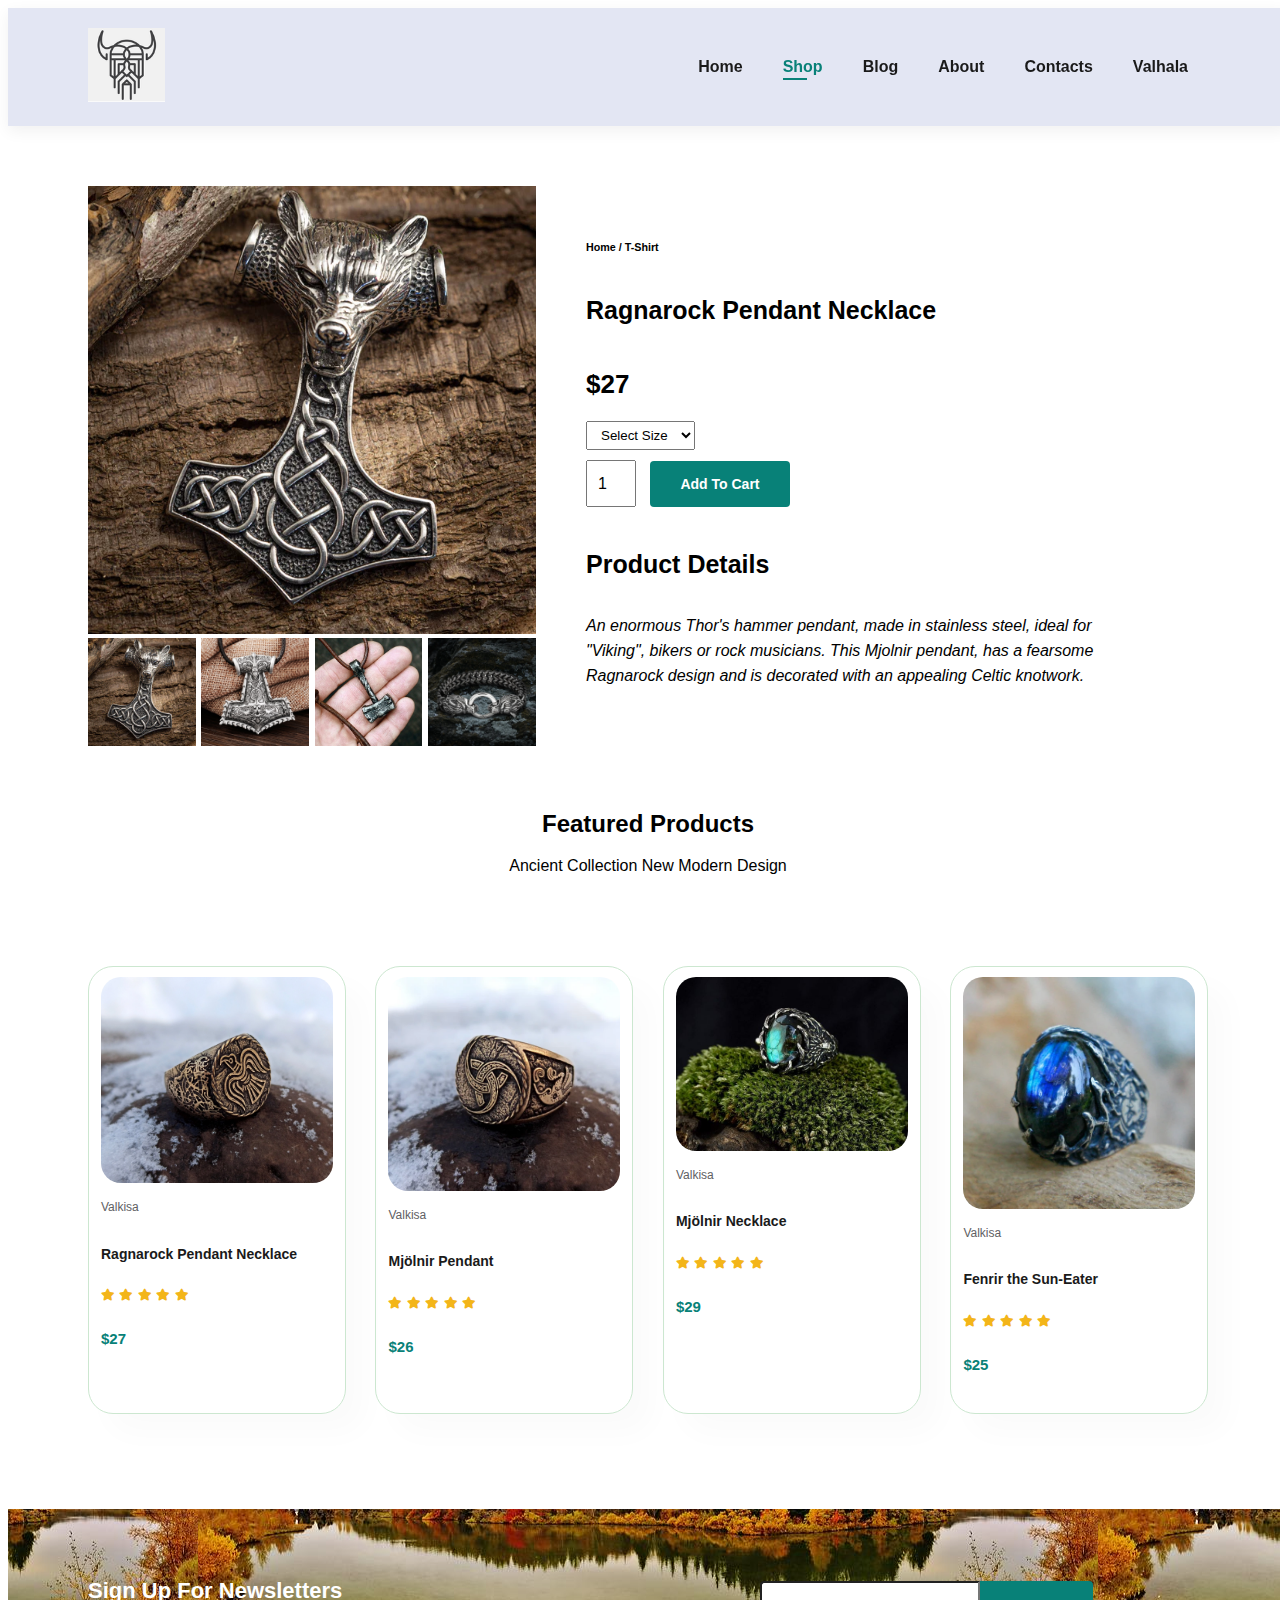
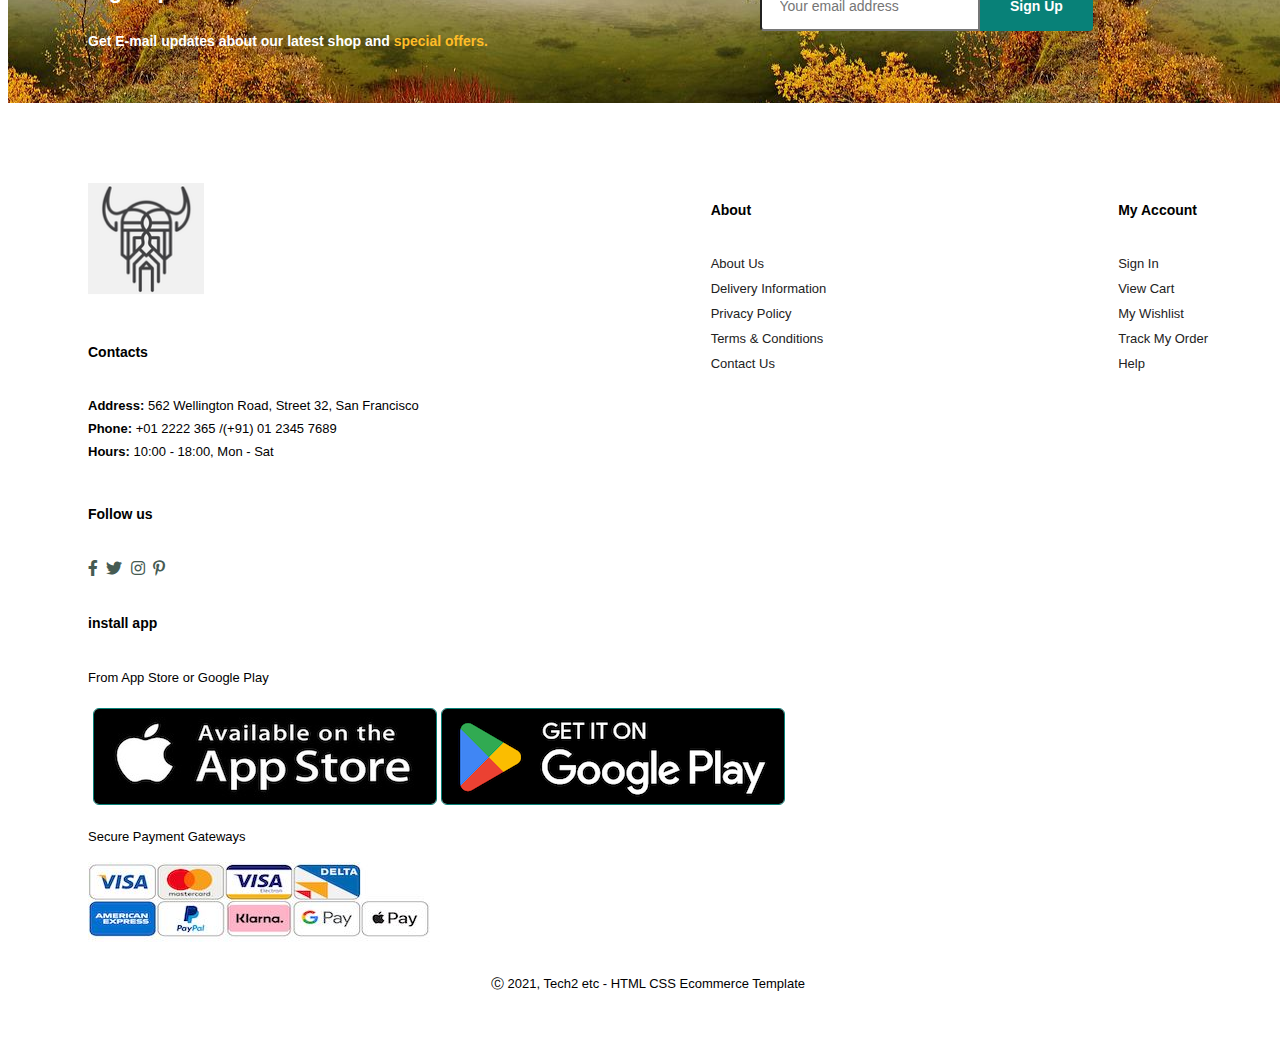
<file: sproduct.html>
<!DOCTYPE html>
<html lang="en">

<head>
    <meta charset="UTF-8">
    <meta http-equiv="X-UA-Compatible" content="IE=edge">
    <meta name="viewport" content="width=device-width, initial-scale=1.0">
    <title>@The Viking@</title>
    <link href='https://unpkg.com/boxicons@2.1.4/css/boxicons.min.css' rel='stylesheet'>
    <link rel="stylesheet" href="https://cdnjs.cloudflare.com/ajax/libs/font-awesome/5.15.3/css/all.min.css">
    <link rel="stylesheet" href="style.css">

</head>

<body>
    <section id="header">
        <a href="#"><img src="img/logo.png" class="logo" alt=""></a>
        <div>
            <u1 id="navbar">
                <li><a href="index.html">Home</a></li>
                <li><a class="active" href="shop.html">Shop</a></li>
                <li><a href="blog.html">Blog</a></li>
                <li><a href="about.html">About</a></li>
                <li><a href="contact.html">Contacts</a></li>
                <li><a href="cart.html">Valhala</a></li>

            </u1>
        </div>
        <!-- toggle menu button -->
        <div id="mobile">
            <a href="#"><i class='bx bx-shopping-bag bag'></i></a>

            <span class="menubtn" onclick="openNav()">&#9776;</span>
        </div>
        <!--responsive side navbar-->
        <div class="sideNav" id="sideNav">
            <a href="#" class="closeButon" onclick="closeNav()">&#10006;</a>
            <a href="shop.html">Shop</a>
            <a href="blog.html">Blog</a>
            <a href="about.html">About</a>
            <a href="contact.html">Contacts</a>
            <a href="Valhala">Valhala</a>
            <!-- <li class="id-bag"><a href="#"><i class='bx bx-shopping-bag bag'></i></a></li> -->
        </div>
        <script src="script.js"></script>

    </section>
    <section id="prodetails" class="section-p1">
        <div class="single-pro-image">
            <img src="img/Products/1.png" width="100%" id="MainImg" alt="">
            <div class="small-img-group">
                <div class="small-img-col">
                    <img src="img/Products/1.png" width="100%" class="small-img" alt="">
                </div>
                <div class="small-img-col">
                    <img src="img/Products/2.png" width="100%" class="small-img" alt="">
                </div>
                <div class="small-img-col">
                    <img src="img/Products/3.png" width="100%" class="small-img" alt="">
                </div>
                <div class="small-img-col">
                    <img src="img/Products/4.1.png" width="100%" class="small-img" alt="">
                </div>
            </div>
        </div>
        <div class="single-pro-details">
            <h6>Home / T-Shirt</h6>
            <h4>Ragnarock Pendant Necklace</h4>
            <h2>$27</h2>
            <select>
                <option>Select Size</option>
                <option>18"</option>
                <option>20"</option>
                <option>22"</option>
                <option>24"</option>
                <option>26"</option>
                <option>28"</option>
                <option>30"</option>
            </select>
            <input type="number" value="1">
            <button class="normal">Add To Cart</button>
            <h4>Product Details</h4>
            <span>An enormous Thor's hammer pendant,
                made in stainless steel, ideal for "Viking", bikers or rock musicians.
                This Mjolnir pendant, has a fearsome Ragnarock design and is decorated with
                an appealing Celtic knotwork.</span>
        </div>
    </section>
    <section id="productHeader2" class="section-p2">
        <h2>Featured Products</h2>
        <p>Ancient Collection New Modern Design</p>
    </section>
    <section id="product1" class="section-p1">
        <div class="pro-container">
            <div class="pro">
                <img src="img/New_Arrivals/n1.png" alt="">
                <div class="des">
                    <span>Valkisa</span>
                    <h5>Ragnarock Pendant Necklace</h5>
                    <div class="star">
                        <i class="fas fa-star"></i>
                        <i class="fas fa-star"></i>
                        <i class="fas fa-star"></i>
                        <i class="fas fa-star"></i>
                        <i class="fas fa-star"></i>
                    </div>
                    <h4>$27</h4>
                </div>
                <a href="#"><i class='bx bx-shopping-bag bag'></i></a>
            </div>
            <div class="pro">
                <img src="img/New_Arrivals/n2.png" alt="">
                <div class="des">
                    <span>Valkisa</span>
                    <h5>Mjölnir Pendant</h5>
                    <div class="star">
                        <i class="fas fa-star"></i>
                        <i class="fas fa-star"></i>
                        <i class="fas fa-star"></i>
                        <i class="fas fa-star"></i>
                        <i class="fas fa-star"></i>
                    </div>
                    <h4>$26</h4>
                </div>
                <a href="#"><i class='bx bx-shopping-bag bag'></i></a>
            </div>
            <div class="pro">
                <img src="img/New_Arrivals/n3.png" alt="">
                <div class="des">
                    <span>Valkisa</span>
                    <h5>Mjölnir Necklace</h5>
                    <div class="star">
                        <i class="fas fa-star"></i>
                        <i class="fas fa-star"></i>
                        <i class="fas fa-star"></i>
                        <i class="fas fa-star"></i>
                        <i class="fas fa-star"></i>
                    </div>
                    <h4>$29</h4>
                </div>
                <a href="#"><i class='bx bx-shopping-bag bag'></i></a>
            </div>
            <div class="pro">
                <img src="img/New_Arrivals/n4.png" alt="">
                <div class="des">
                    <span>Valkisa</span>
                    <h5>Fenrir the Sun-Eater </h5>
                    <div class="star">
                        <i class="fas fa-star"></i>
                        <i class="fas fa-star"></i>
                        <i class="fas fa-star"></i>
                        <i class="fas fa-star"></i>
                        <i class="fas fa-star"></i>
                    </div>
                    <h4>$25</h4>
                </div>
                <a href="#"><i class='bx bx-shopping-bag bag'></i></a>
            </div>
        </div>
    </section>

    <section id="newsletter" class="section-p1 section-m1">
        <div class="newstext">
            <h4> Sign Up For Newsletters</h4>
            <p>Get E-mail updates about our latest shop and <span> special offers.</span>
            </p>
        </div>
        <div class="form">
            <input type="text" placeholder="Your email address">
            <button class="normal">Sign Up</button>
        </div>
    </section>
    <footer class="section-p1">
        <div class="col">
            <img class="logo" src="img/logo.png" alt="">
            <h4>Contacts</h4>
            <p><strong> Address: </strong> 562 Wellington Road, Street 32, San Francisco</p>
            <p><strong>Phone: </strong> +01 2222 365 /(+91) 01 2345 7689 </p>
            <p><strong>Hours: </strong> 10:00 - 18:00, Mon - Sat </p>
            <div class="follow">
                <h4>Follow us</h4>
                <div class="icon">
                    <i class="fab fa-facebook-f"></i>
                    <i class="fab fa-twitter"></i>
                    <i class="fab fa-instagram"></i>
                    <i class="fab fa-pinterest-p"></i>
                </div>
            </div>
        </div>
        <div class="col">
            <h4>About</h4>
            <a href="#">About Us</a>
            <a href="#">Delivery Information</a>
            <a href="#">Privacy Policy</a>
            <a href="#">Terms & Conditions</a>
            <a href="#">Contact Us</a>
        </div>
        <div class="col">
            <h4>My Account</h4>
            <a href="#">Sign In</a>
            <a href="#"> View Cart</a>
            <a href="#">My Wishlist</a>
            <a href="#">Track My Order</a>
            <a href="#">Help</a>
        </div>
        <div class="col install">
            <h4>install app</h4>
            <p>From App Store or Google Play</p>
            <div class="row">
                <img src="img/app_store.png" alt="">
                <img src="img/google_play.png" alt="">
            </div>
            <p>Secure Payment Gateways</p>
            <img src="img/pay2.jpeg" alt="">
        </div>
        <div class="copyright">
            <p>Ⓒ 2021, Tech2 etc - HTML CSS Ecommerce Template</p>
        </div>
    </footer>
    <script src="script.js"></script>
    <style src="style.css"></style>
</body>

</html>
</file>
<file: style.css>
#header .logo{
    width: 65%;
    height: auto;
}
.section-p1 {
    padding: 40px 80px;
}

.section-m1 {
    margin: 40px 0;
}

button.normal {
    font-size: 14px;
    font-weight: 600;
    padding: 15px 30px;
    color: #000;
    background-color: #fff;
    border-radius: 4px;
    cursor: pointer;
    border: none;
    outline: none;
    transition: 0.2s;

}

button.white {
    font-size: 13px;
    font-weight: 600;
    padding: 11px 18px;
    color: #fff;
    background-color: transparent;
    cursor: pointer;
    border: 1px solid;
    outline: none;
    transition: 0.2s;

}

body {
    width: 100%;
}

#header {
    display: flex;
    align-items: center;
    justify-content: space-between;
    padding: 20px 80px;
    background: #e3e6f3;
    box-shadow: 0 5px 15px rgba(0, 0, 0, 0.06);
    z-index: 999;
    position: sticky;
    top: 0;
    left: 0;

}

#navbar {
    display: flex;
    align-items: center;
    justify-content: center;
}

#navbar li {
    list-style: none;
    padding: 0 20px;
    position: relative;
}

#navbar li a {
    text-decoration: none;
    font-size: 16px;
    font-weight: 600;
    color: #1a1a1a;
    transition: 0.3s ease;
}

#navbar li a:hover,
#navbar li a.active {
    color: #088178;
}

#navbar li a.active::after,
#navbar li a:hover::after {
    content: "";
    width: 30%;
    height: 2px;
    background: #088178;
    position: absolute;
    bottom: -4px;
    left: 20px;

}

#mobile {
    display: none;
    align-items: center;
}


/* Home Page */


#hero {
    background-image: url("img/whynot.png");
    height: 100vh;
    width: 100%;
    background-size: cover;
    background-position: top 25% rigth 0;
    padding: 0 80px;
    color: #e3e6f3;
    display: flex;
    flex-direction: column;
    align-items: flex-start;
    justify-content: center;

}

#hero h4 {
    padding-bottom: 15px;
}

#hero h1 {
    color: #088178;

}

#hero button {
    box-shadow: inset 0px 1px 0px 0px #ffffff;
    background: linear-gradient(to bottom, #ededed 5%, #dfdfdf 100%);
    background-color: #ededed;
    border-radius: 6px;
    border: 1px solid #dcdcdc;
    display: inline-block;
    cursor: pointer;
    color: #088178;
    font-family: Arial;
    font-size: 15px;
    font-weight: bold;
    padding: 6px 24px;
    text-decoration: none;
    text-shadow: 0px 1px 0px #ffffff;
}

#hero button:hover {
    background: linear-gradient(to bottom, #dfdfdf 5%, #ededed 100%);
    background-color: #dfdfdf;
}

#hero button:active {
    position: relative;
    top: 1px;
}

#feature {
    display: flex;
    align-items: center;
    justify-content: space-between;
    flex-wrap: wrap;
}



#feature .fe-box {
    width: 180px;
    text-align: center;
    padding: 25px 15px;
    box-shadow: 20px 20px 34px rgba(0, 0, 0, 0.03);
    border: 1px solid #cce7d0;
    border-radius: 4px;
    margin: 15px 0;
}

#feature .fe-box:hover {
    box-shadow: 20px 10px 54px rgba(70, 62, 221, 0.01);

}

#feature .fe-box img {
    width: 100%;
    margin-bottom: 10px;
}

#feature .fe-box h6 {
    display: inline-block;
    padding: 9px 8px 6px 8px;
    line-height: 1;
    border-radius: 4px;
    color: #088178;
    background-color: #fddde4;

}

#feature .fe-box:nth-child(2) h6 {
    background-color: #cdebbc;
}

#feature .fe-box:nth-child(3) h6 {
    background-color: #cdd4f8;
}

#feature .fe-box:nth-child(4) h6 {
    background-color: #d1e8f2;
}

#feature .fe-box:nth-child(5) h6 {
    background-color: #f6dbf6;
}

#feature .fe-box:nth-child(6) h6 {
    background-color: #fff2e5;
}

#productHeader {
    text-align: center;
}

#productHeader2 {
    text-align: center;
}

#product1 .pro-container {
    display: flex;
    justify-content: space-between;
    padding-top: 20px;
    flex-wrap: wrap;
}

/********* MADE BY AI************/
#product1 .pro {
    width: 23%;
    min-width: 250px;
    padding: 10px 12px;
    border: 1px solid #cce7d0;
    border-radius: 25px;
    cursor: pointer;
    box-shadow: 20px 20px 30px rgba(0, 0, 0, 0.02);
    margin: 15px 0;
    position: relative;
    transition: all 0.2s ease;
}
#product1 .pro .bag {
    width: 40px;
    height: 40px;
    line-height: 40px;
    border-radius: 50px;
    background-color: #e8f6ea;
    font-weight: 500;
    color: #088178;
    border-color: 3px solid #cce7d0;
    position: absolute;
    bottom: 40px;
    right: 33px; /*increase the value here to move the bag to the right*/
    }
#product1 .pro:hover {
    box-shadow: 20px 20px 30px rgba(0, 0, 0, 0.06);
    animation: bg-change 0.3s ease-in-out;
}
@keyframes bg-change {
    from {background-color: transparent;}
    to {background-color: #e3e6f3;}
}
/********* MADE BY AI************/


#product1 .pro img {
    width: 100%;
    border-radius: 20px;
}

#product1 .pro .des {
    text-align: start;
    padding: 10px 0;

}

#product1 .pro .des span {
    color: #606063;
    font-size: 12px;
}

#product1 .pro .des h5 {
    padding-top: 7px;
    color: #1a1a1a;
    font-size: 14px;

}

#product1 .pro .des i {
    font-size: 12px;
    color: rgb(243, 181, 25);
}

#product1 .pro .des h4 {
    padding-top: 7px;
    font-size: 15px;
    font-weight: 700;
    color: #088178;
}
#product1 .pro .bag:hover {
    transform: scale(1.5);
    transition: transform 0.2s ease;
}
#product1 .pro:hover .bag {
    visibility: visible;
}
#product1 .pro .bag {
    visibility: hidden;
}
/* #product1 .pro .bag {
    width: 40px;
    height: 40px;
    line-height: 40px;
    border-radius: 50px;
    background-color: #e8f6ea;
    font-weight: 500;
    color: #088178;
    border-color: 3px solid #cce7d0;
    position: absolute;
    bottom: 40px;
    right: 10px;
} */

#banner {
    display: flex;
    flex-direction: column;
    justify-content: center;
    align-items: center;
    text-align: center;
    background-image: url("img/banner/banner1.png");
    width: 100%;
    height: 40vh;
    background-size: cover;
    background-position: center;

}

#banner h4 {
    color: #fff;
    font-size: 16px;
}

#banner h2 {
    color: #fff;
    font-size: 30px;
    padding: 10px 0;
}

#banner h2 span {
    color: hsla(0, 91%, 48%, 0.891);
    font-size: 30px;
    padding: 10px 0;
}

#banner button:hover {
    background: #088178;
    color: #fff;
}

#sm-banner {
    display: flex;
    justify-content: space-between;
    flex-wrap: wrap;

}

#sm-banner .banner-box {
    display: flex;
    flex-direction: column;
    justify-content: center;
    align-items: flex-start;
    background-image: url("img/banner/b1.png");
    min-width: 720px;
    height: 50vh;
    background-size: cover;
    background-position: center;
    padding: 30px;
}

#sm-banner h4 {
    color: #fff;
    font-size: 30px;
    font-weight: 300;
}

#sm-banner h2 {
    color: #fff;
    font-size: 30px;
    font-weight: 800;
}

#sm-banner span {
    color: #fff;
    font-size: 20px;
    font-weight: 500;
    padding-bottom: 15px;
}

#sm-banner .banner-box:hover button {
    background-color: #088178;
    border-radius: 1px solid #088178;

}

#sm-banner .banner-box2 {
    display: flex;
    flex-direction: column;
    justify-content: center;
    align-items: flex-start;
    background-image: url("img/banner/b3.png");
    min-width: 720px;
    height: 50vh;
    background-size: cover;
    background-position: center;
    padding: 30px;

}

/* 
#banner3 {
    display: flex;
    width: 33.33%;
    justify-content: space-between;
    flex-wrap: nowrap;
    padding: 0 80px;

}

#banner3 .banner-box {
    display: inline-block;
    flex-direction: column;
    justify-content: center;
    align-items: flex-start;
    background-image: url("img/banner/b4.png");
    min-width: 30%;
    height: 30vh;
    background-size: cover;
    background-position: left;
    padding: 20px;
    margin-bottom: 20px;
}

#banner3 .banner-box2 {
    background-image: url("img/banner/b5-2.png");
}

#banner3 .banner-box3 {
    background-image: url("img/banner/b113.png");
}

#banner3 h2 {
    color: #fff;
    font-weight: 900;
    font-size: 22px;
}

#banner3 h3 {
    color: yellow;
    font-weight: 800;
    font-size: 15px;
} */

* {
    box-sizing: border-box;
}

body {
    font-family: Arial, Helvetica, sans-serif;
}

/* Float four columns side by side */
.column {
    float: left;
    width: 33.33%;
    height: 250px;
    width: 33.33%;
    padding: 0 60px;
    
}

/* Remove extra left and right margins, due to padding */
.row {
    margin: 5px;
}

/* Clear floats after the columns */
.row:after {
    content: "";
    display: table;
    clear: both;
}

/* Responsive columns */
@media screen and (max-width: 799px) {
    .column {
        width: 33.33%;
        height: 250px;
        display: block;
        margin-bottom: 20px;
    }
}

/* Style the counter cards */
.column1 {
    box-shadow: 0 4px 8px 0 rgba(0, 0, 0, 0.2);
    padding: 10px;
    text-align: center;
    background-image: url("img/banner/b4.png");
    background-size: cover;
    background-position: center;
    padding: 20px;
    margin-bottom: 20px;
    min-width: 30%;
    height: 25vh;
    color: yellow;
    font-weight: 800;
    font-size: 15px;
   
}

.column2 {
    box-shadow: 0 4px 8px 0 rgba(0, 0, 0, 0.2);
    padding: 10px;
    text-align: center;
    background-image: url("img/banner/b5-2.png");
    background-size: cover;
    background-position: center;
    min-width: 30%;
    height: 25vh;
    color: #fff;
    font-weight:800;
    font-size: 15px;
}

.column3 {
    box-shadow: 0 4px 8px 0 rgba(0, 0, 0, 0.2);
    padding: 5px;
    text-align: center;
    background-image: url("img/banner/b113.png");
    background-size: cover;
    background-position: center;
    min-width: 30%;
    height: 25vh;
    color: #fff;
    font-weight: 800;
    font-size: 15px;
}



/*трябва да си оправиш последния banner да е на 1 ред*/
#newsletter {
    display: flex;
    justify-content: space-between;
    flex-wrap: wrap;
    align-items: center;
    background-image: url(img/banner/b114.png);
    background-position: center;
}

#newsletter h4 {
    font-size: 22px;
    font-weight: 700;
    color: #fff;
}

#newsletter p {
    font-size: 14px;
    font-weight: 600;
    color: #fff;
}

#newsletter p span {
    color: #ffbd27;
}

#newsletter input {
    height: 3.125rem;
    padding: 0 1.25em;
    font-size: 14px;
    border: 1 px solid transparent;
    border-radius: 4px;
    outline: none;
    border-top-right-radius: 0;
    border-bottom-right-radius: 0;
}

#newsletter button {
    background-color: #088178;
    color: #fff;
    white-space: nowrap;
    border-top-left-radius: 0;
    border-bottom-left-radius: 0;
}

#newsletter .form {
    display: flex;
    width: 40%;
}

footer {
    display: flex;
    flex-wrap: wrap;
    justify-content: space-between;
}

footer .col {
    display: flex;
    flex-direction: column;
    align-items: flex-start;
    margin-bottom: 18px;
}

footer .logo {
    margin-bottom: 30px;
}

footer h4 {
    font-size: 14px;
    padding-bottom: 20px;
}

footer p {
    font-size: 13px;
    margin: 0 0 8px 0;
}

footer a {
    font-size: 13px;
    text-decoration: none;
    color: #222;
    margin-bottom: 10px;
}

footer .follow {
    margin-top: 20px;
}

footer .follow i {
    color: #465b52;
    padding-right: 4px;
    cursor: pointer;
}

footer .install .row img {
    border: 1px solid #088178;
    border-radius: 6px;

}

footer .install img {
    margin: 10px 0 15px 0;
}

footer .follow i:hover,
footer a:hover {
    color: #088178;
}

footer .copyright {
    width: 100%;
    text-align: center;
}
/* Shop Page */
#page-header .logo {
    width: 1920px;
    height: 40vh;
}

#page-header.text {
    font-size: 35px;
    text-align: center;
    position: absolute;
    top: 50%;
    left: 50%;
    transform: translate(-50%, -50%);
    color: #fff; 
    text-shadow: 2px 2px 4px #000000;
}
#pagination{
    text-align: center;
}
#pagination a{
    text-decoration: none;
    background-color: #088178;
    padding: 15px 20px;
    border-radius: 4px;
    color: #fff;
    font-weight: 600;
}
#pagination a i{
    font-size: 20px;
    font-weight: 600;
}

/********** Single Product ************/
#prodetails{
    display: flex;
    margin-top: 20px;
}
#prodetails .single-pro-image{
    width: 40%;
    margin-right: 50px;
}
.small-img-group{
    display: flex;
    justify-content: space-between;
}
.small-img-col{
    flex-basis: 24%;
    cursor: pointer;
}
#prodetails .single-pro-details{
    width: 50%;
    padding-top: 30px;
}
#prodetails .single-pro-details h4{
    padding: 10px 0 0px 0;
    font-size: 25px;
}
#prodetails .single-pro-details h2{
    padding: 10px 0 0px 0;
    font-size: 26px;
}
#prodetails .single-pro-details select{
    display: block;
    padding: 5px 10px;
    margin-bottom: 10px;
}

#prodetails .single-pro-details input{
    width: 50px;
    height: 47px;
    padding-left: 10px;
    font-size: 16px;
    margin-right: 10px;
}
#prodetails .single-pro-details input:focus{
    outline: none;
}
#prodetails .single-pro-details button{
    background-color: #088178;
    color: #fff;
} 
#prodetails .single-pro-details span{
    line-height: 25px;
    font-style: italic;
}


/* Start Media Query */


.menubtn {
    font-size: 30px;
    font-weight: none;
    cursor: pointer;
    display: none;
}
/* .......Tablets....... */
@media only screen and (max-width:799px) {
 /* ...........single product ..........*/
    #prodetails .single-pro-details span {
        line-height: 25px;
        font-style: italic;
        font-size: 14px;
    }
    #prodetails .single-pro-details {
        width: 50%;
    }
    #prodetails .single-pro-image {
        width: 80%;
        margin-right: 20px;
    }
/* ...........single product ..........*/
    #header .logo{
        width: 60%;
        height: auto;
    }
    .menubtn {
        display: flex;

    }

    #navbar {
        display: none;
    }

    .sideNav {
        display: block !important;
    }

    #mobile {
        display: flex;
        align-items: center;
    }

    #mobile i {
        color: #1a1a1a;
        font-size: 24px;
        padding-left: 20px;
    }

    #hero {
        height: 70vh;
        padding: 0 80px;
        background-position: top 30% right 30%;
    }

    #feature {
        justify-content: center;

    }

    #feature .fe-box {
        width: 120px;
        margin: 15px 15px;
    }

    #product1 .pro-container {
        justify-content: center;
    }

    #product1 .pro {
        margin: 15px;
    }

    #banner {
        height: 20vh;
    }

    #sm-banner .banner-box {
        min-width: 100%;
        height: 30vh;
    }

    #sm-banner .banner-box2 {
        min-width: 100%;
        height: 30vh;
    }
    #sm-banner .banner-box2 {
        margin-top: 20px;
    }

    /* #banner3 {
        padding: 0 40px;
    }

    #banner3 .banner-box {
        width: 28%;
    } */
    #newsletter .form {
        display: flex;
        width: 60%;
    }
}
/* .................if you want to move left to right................ 
 #sideNav {
    width: 0;
    height: 100%;
    position: fixed;
    z-index: 1;
    top: 0;
    left: 0;
    background-color: #e3e6f3;
    overflow-x: hidden;
    transition: 0.5s;
    padding-top: 60px;
}
#sideNav.open {
   width: 20%;
   left: 80%;
} */

#sideNav {
    width: 0;
    height: 100%;
    position: fixed;
    z-index: 1;
    top: 0;
    left: 100%;
    background-color: #e3e6f3;
    overflow-x: hidden;
    transition: 0.5s;
    padding-top: 60px;
}

#sideNav.open {
    width: 20%;
    left: 80%;
}

.sideNav a {
    padding: 8px 8px 8px 20px;
    display: block;
    font-size: 30px;
    color: #1a1a1a;
    transition: 0.3s;
    text-decoration: none;
}

.sideNav a:hover {
    color: #088178;
}

.sideNav .closeButon {
    position: absolute;
    top: 10px;
    font-size: 25px;

}
footer .logo {
    width: 35%;
    height: auto;
}
/*....... Mobile....... */
@media only screen and (max-width: 477px){
     /* ...........single product ..........*/
    #prodetails {
        flex-direction: column;
    }
      #prodetails .single-pro-image {
        width: 100%;
        margin-right: 0;
        margin-bottom: 20px;
    }
      #prodetails .single-pro-details {
        width: 100%;
        padding-top: 0;
    }
/* ...........single product ..........*/
    /* ................if you want to move from left to right.............
    #sideNav {
        width: 0;
        height: 100%;
        position: fixed;
        z-index: 1;
        top: 0;
        left: 0;
        background-color: #e3e6f3;
        overflow-x: hidden;
        transition: 0.5s;
        padding-top: 60px;
    }
    #sideNav.open {
        width: 33%;
    } */
    #sideNav {
        width: 0;
        height: 100%;
        position: fixed;
        z-index: 1;
        top: 0;
        left: 100%;
        background-color: #e3e6f3;
        overflow-x: hidden;
        transition: 0.5s;
        padding-top: 60px;
    }
    
    #sideNav.open {
        width: 33%;
        left: 67%;
    }
    #sideNav a {
        padding: 8px 8px 8px 20px;
        display: block;
        font-size: 22px;
        color: #1a1a1a;
    }
    .section-p1 {
        padding: 20px;
    }
    #header{
        padding: 10px 30px;
        overflow: hidden;
    }
    #header .logo{
        width: 55%;
        height: auto;
    }
    h1 {
        font-size: 38px;
    }
    h2 {
        font-size: 32px;
    }
    #hero{
        padding: 0 20px;
        background-position: 55%;
    }
    #feature {
        justify-content: space-between;
    }
    #feature .fe-box {
        width: 155px;
        margin: 0 0 15px 0;
    }
    #product1 .pro {
        width: 100%;
    }
    #banner {
        height: 40vh;
    }
    #sm-banner .banner-box{
        height: 40vh;
    }
    #sm-banner .banner-box2 {
        margin-top: 20px;
    }
    .column {
        padding: 0 20px;
        width: 100%;
    }
    #newsletter {
       padding: 40px 20px;
    }
    #newsletter .form {
        width: 100%;
    }
    footer .logo {
        width: 25%;
        height: auto;
    }
}
</file>
